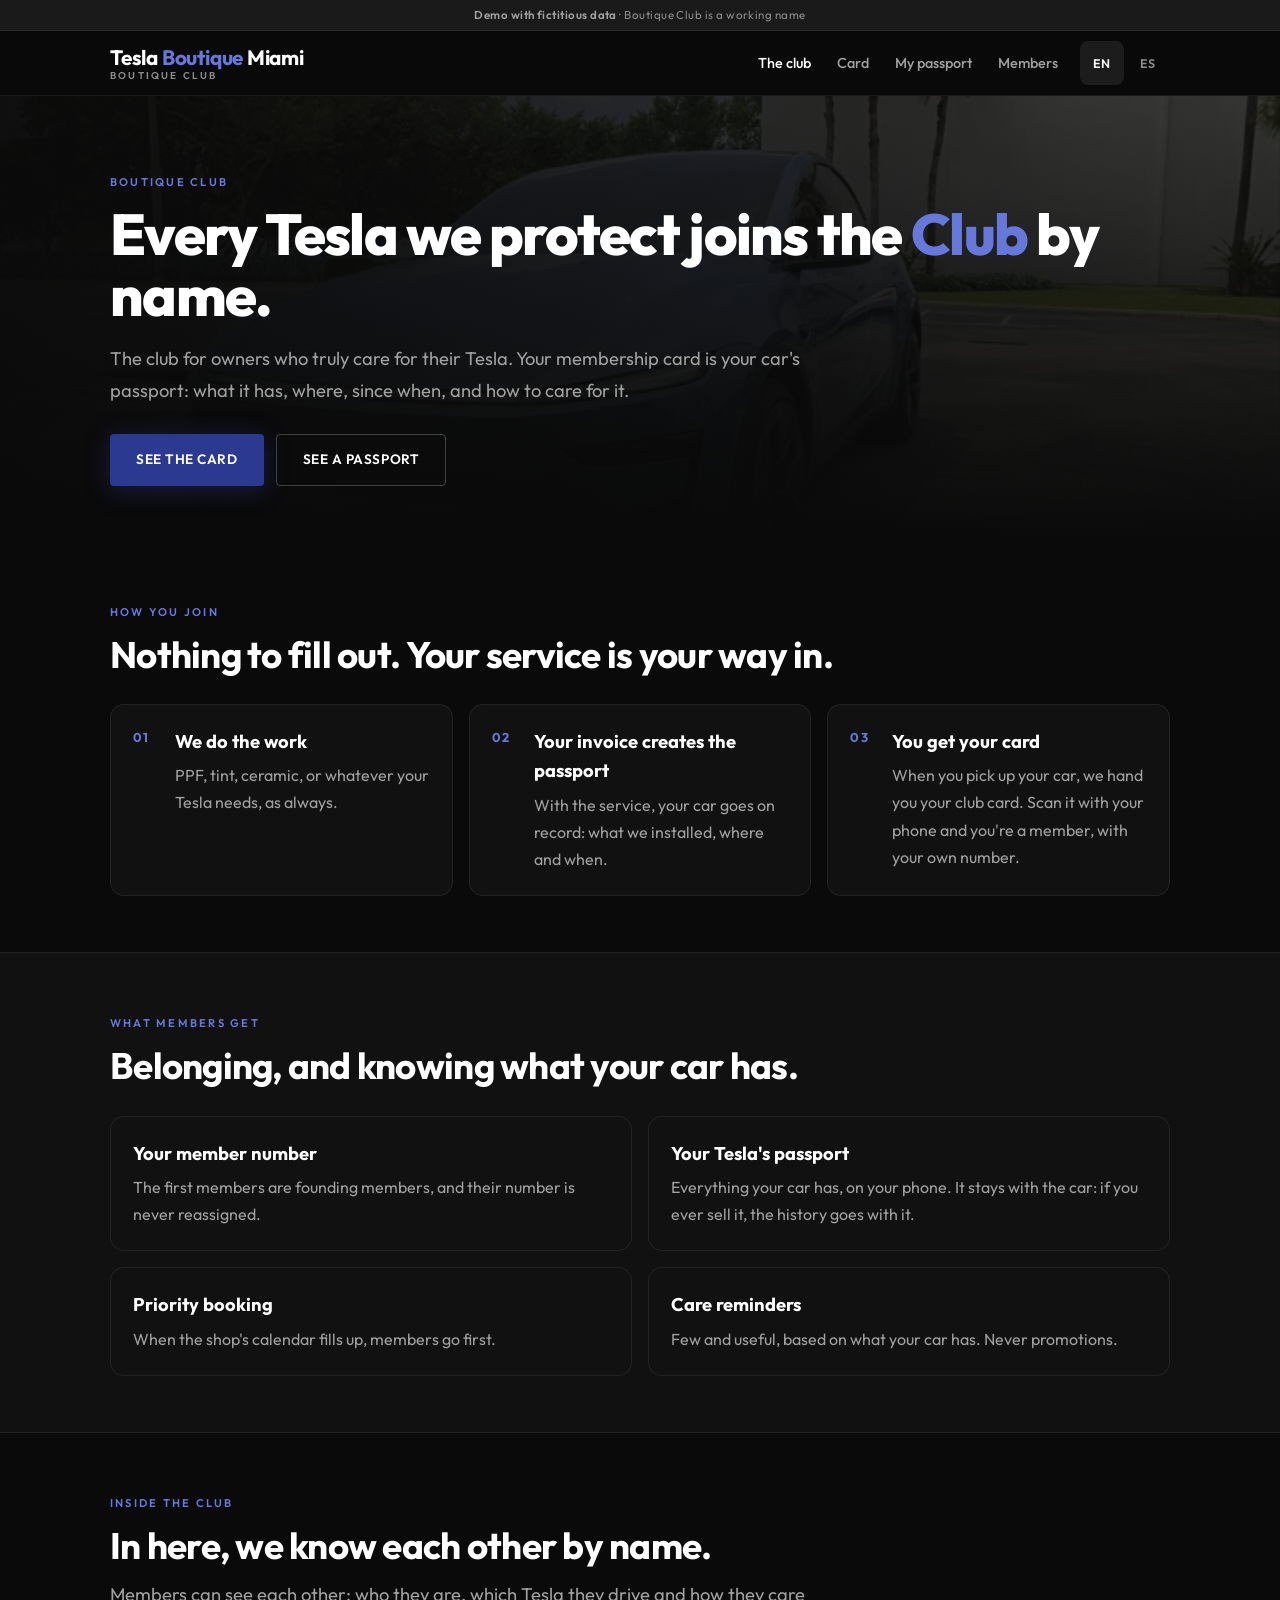
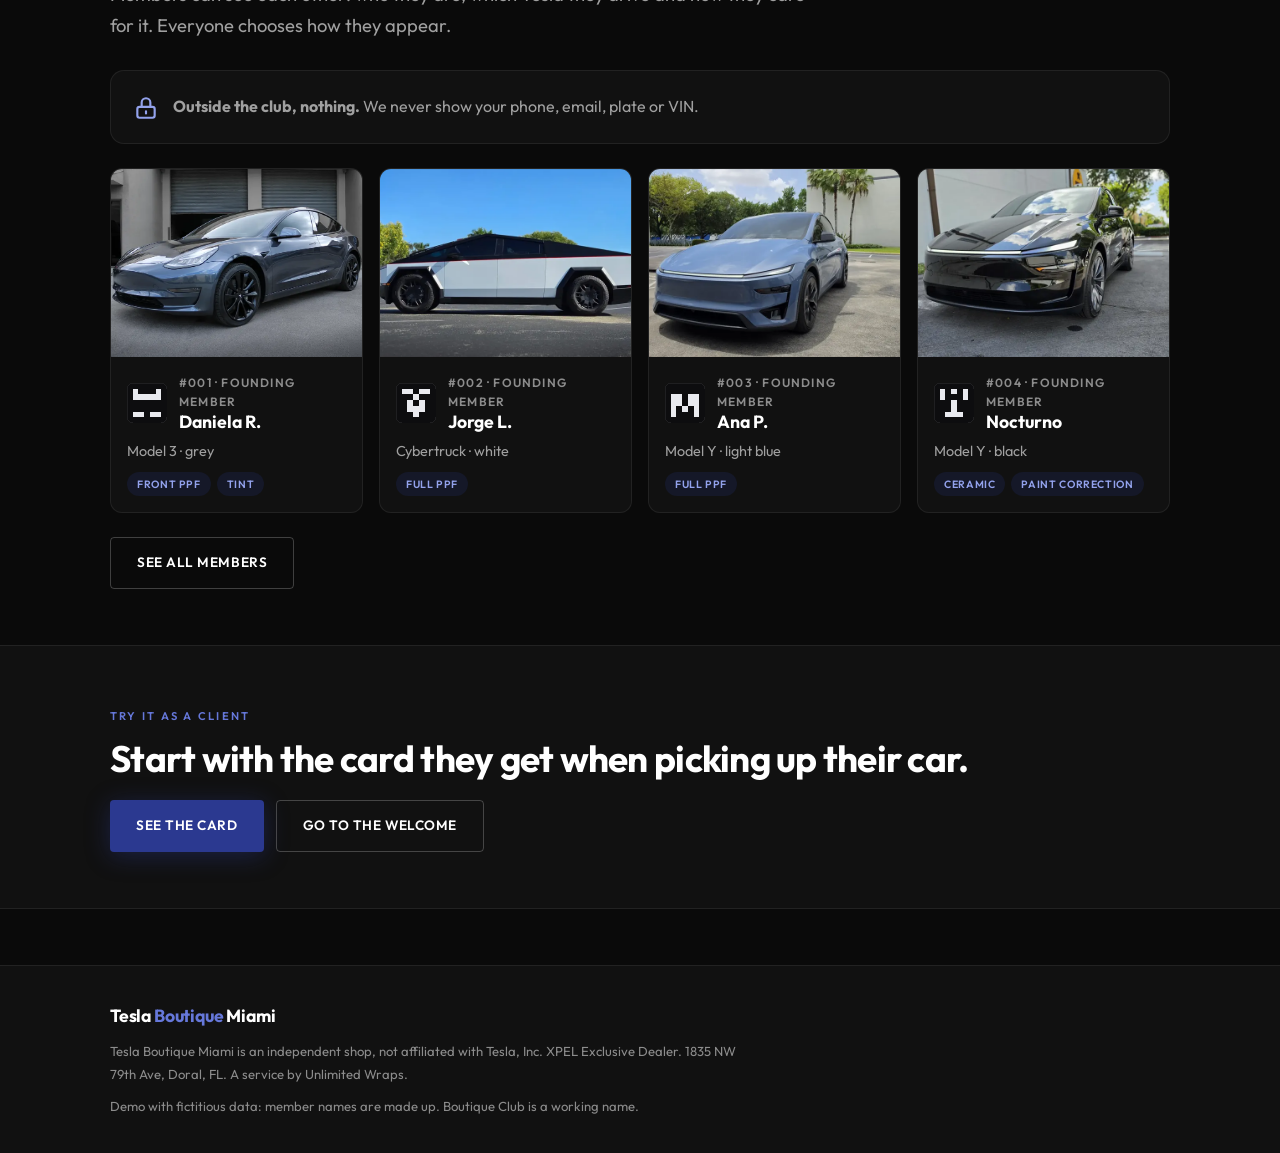
<file: index.html>
<!DOCTYPE html>
<html lang="en">
<head>
<meta charset="UTF-8">
<meta name="viewport" content="width=device-width, initial-scale=1.0, viewport-fit=cover">
<meta name="robots" content="noindex, nofollow">
<meta name="theme-color" content="#0a0a0a">
<title>Boutique Club | Tesla Boutique Miami</title>
<meta name="description" content="Demo with fictitious data of the Boutique Club by Tesla Boutique Miami.">
<link rel="icon" type="image/svg+xml" href="favicon.svg">
<link rel="preconnect" href="https://fonts.googleapis.com">
<link rel="preconnect" href="https://fonts.gstatic.com" crossorigin>
<link rel="stylesheet" href="https://fonts.googleapis.com/css2?family=Outfit:wght@400;500;600;700;800&display=swap">
<link rel="stylesheet" href="assets/css/club.css">
</head>
<body data-raiz="">
<div class="demo-bar"><strong data-i18n="demo.aviso">Demo with fictitious data</strong> · <span data-i18n="demo.nombre">Boutique Club is a working name</span></div>

<header class="cab"><div class="container cab-inner">
  <a class="logo" href="./" aria-label="Boutique Club, home" data-i18n-attr="aria-label:a11y.inicio"><span class="logo-main"><span class="logo-tesla">Tesla</span> <span class="logo-boutique">Boutique</span> <span class="logo-miami">Miami</span></span><span class="logo-sub">Boutique Club</span></a>
  <div class="cab-der">
    <nav class="nav" aria-label="Main" data-i18n-attr="aria-label:a11y.principal"><a href="./" aria-current="page" data-i18n="nav.club">The club</a><a href="card/" data-i18n="nav.card">Card</a><a href="passport/" data-i18n="nav.passport">My passport</a><a href="members/" data-i18n="nav.members">Members</a></nav>
    <div class="idioma" role="group" aria-label="Language" data-i18n-attr="aria-label:a11y.idioma"><button type="button" data-lang="en" aria-pressed="true">EN</button><button type="button" data-lang="es" aria-pressed="false">ES</button></div>
  </div>
</div></header>

<main>
<div class="container" data-bc="de-vuelta" hidden>
  <div class="panel de-vuelta"><p data-bc="de-vuelta-texto"></p><a href="passport/" data-i18n="home.ir">Go to your passport</a></div>
</div>

<section class="hero">
  <div class="hero-bg" style="background-image:url('assets/img/model-y-lightblue-1-800.webp')"></div>
  <div class="container">
    <span class="tag">Boutique Club</span>
    <h1 class="titulo" data-i18n-html="home.h1">Every Tesla we protect joins the <span class="azul">Club</span> by name.</h1>
    <p class="lead" data-i18n="home.lead">The club for owners who truly care for their Tesla. Your membership card is your car's passport: what it has, where, since when, and how to care for it.</p>
    <div class="botones">
      <a class="btn btn-primary" href="card/" data-i18n="home.verTarjeta">See the card</a>
      <a class="btn btn-outline" href="passport/" data-i18n="home.verPasaporte">See a passport</a>
    </div>
  </div>
</section>

<section class="seccion"><div class="container">
  <div class="cabeza">
    <span class="tag" data-i18n="home.comoTag">How you join</span>
    <h2 class="titulo-2" data-i18n="home.comoH2">Nothing to fill out. Your service is your way in.</h2>
  </div>
  <div class="pasos">
    <div class="panel paso"><h3 class="titulo-3" data-i18n="home.p1t">We do the work</h3><p class="texto" data-i18n="home.p1">PPF, tint, ceramic, or whatever your Tesla needs, as always.</p></div>
    <div class="panel paso"><h3 class="titulo-3" data-i18n="home.p2t">Your invoice creates the passport</h3><p class="texto" data-i18n="home.p2">With the service, your car goes on record: what we installed, where and when.</p></div>
    <div class="panel paso"><h3 class="titulo-3" data-i18n="home.p3t">You get your card</h3><p class="texto" data-i18n="home.p3">When you pick up your car, we hand you your club card. Scan it with your phone and you're a member, with your own number.</p></div>
  </div>
</div></section>

<section class="seccion seccion-alt"><div class="container">
  <div class="cabeza">
    <span class="tag" data-i18n="home.recTag">What members get</span>
    <h2 class="titulo-2" data-i18n="home.recH2">Belonging, and knowing what your car has.</h2>
  </div>
  <div class="beneficios">
    <div class="panel"><h3 class="titulo-3" data-i18n="home.b1t">Your member number</h3><p class="texto" data-i18n="home.b1">The first members are founding members, and their number is never reassigned.</p></div>
    <div class="panel"><h3 class="titulo-3" data-i18n="home.b2t">Your Tesla's passport</h3><p class="texto" data-i18n="home.b2">Everything your car has, on your phone. It stays with the car: if you ever sell it, the history goes with it.</p></div>
    <div class="panel"><h3 class="titulo-3" data-i18n="home.b3t">Priority booking</h3><p class="texto" data-i18n="home.b3">When the shop's calendar fills up, members go first.</p></div>
    <div class="panel"><h3 class="titulo-3" data-i18n="home.b4t">Care reminders</h3><p class="texto" data-i18n="home.b4">Few and useful, based on what your car has. Never promotions.</p></div>
  </div>
</div></section>

<section class="seccion"><div class="container">
  <div class="cabeza">
    <span class="tag" data-i18n="home.dentroTag">Inside the club</span>
    <h2 class="titulo-2" data-i18n="home.dentroH2">In here, we know each other by name.</h2>
    <p class="lead" data-i18n="home.dentroLead">Members can see each other: who they are, which Tesla they drive and how they care for it. Everyone chooses how they appear.</p>
  </div>
  <div class="panel privacidad" style="margin-bottom:24px">
    <svg fill="none" stroke="currentColor" viewBox="0 0 24 24" aria-hidden="true"><path stroke-linecap="round" stroke-linejoin="round" stroke-width="2" d="M12 15v2m-6 4h12a2 2 0 002-2v-6a2 2 0 00-2-2H6a2 2 0 00-2 2v6a2 2 0 002 2zm10-10V7a4 4 0 00-8 0v4h8z"/></svg>
    <p class="texto" data-i18n-html="home.fuera"><strong>Outside the club, nothing.</strong> We never show your phone, email, plate or VIN.</p>
  </div>
  <div class="muro" data-bc="muro" data-limite="4"></div>
  <div class="botones" style="margin-top:24px"><a class="btn btn-outline" href="members/" data-i18n="home.verMiembros">See all members</a></div>
</div></section>

<section class="seccion seccion-alt"><div class="container">
  <span class="tag" data-i18n="home.vivelo">Try it as a client</span>
  <h2 class="titulo-2" data-i18n="home.viveloH2">Start with the card they get when picking up their car.</h2>
  <div class="botones" style="margin-top:20px">
    <a class="btn btn-primary" href="card/" data-i18n="home.verTarjeta">See the card</a>
    <a class="btn btn-outline" href="welcome/" data-i18n="home.irBienvenida">Go to the welcome</a>
  </div>
</div></section>
</main>

<footer class="pie"><div class="container">
  <div class="logo-main"><span class="logo-tesla">Tesla</span> <span class="logo-boutique">Boutique</span> <span class="logo-miami">Miami</span></div>
  <p data-i18n="pie.legal">Tesla Boutique Miami is an independent shop, not affiliated with Tesla, Inc. XPEL Exclusive Dealer. 1835 NW 79th Ave, Doral, FL. A service by Unlimited Wraps.</p>
  <p data-i18n="pie.demo">Demo with fictitious data: member names are made up. Boutique Club is a working name.</p>
</div></footer>

<nav class="tabbar" aria-label="Sections" data-i18n-attr="aria-label:a11y.secciones">
  <a href="./" aria-current="page"><svg fill="none" stroke="currentColor" stroke-width="1.8" viewBox="0 0 24 24" aria-hidden="true"><path stroke-linejoin="round" d="M12 3l2.6 5.3 5.9.9-4.3 4.1 1 5.8L12 16.4l-5.2 2.7 1-5.8-4.3-4.1 5.9-.9L12 3z"/></svg><span data-i18n="tab.club">Club</span></a>
  <a href="card/"><svg fill="none" stroke="currentColor" stroke-width="1.8" viewBox="0 0 24 24" aria-hidden="true"><rect x="3" y="6" width="18" height="12" rx="2"/><path d="M3 10h18"/></svg><span data-i18n="tab.card">Card</span></a>
  <a href="passport/"><svg fill="none" stroke="currentColor" stroke-width="1.8" viewBox="0 0 24 24" aria-hidden="true"><path stroke-linecap="round" stroke-linejoin="round" d="M9 12l2 2 4-4m5.6-4A12 12 0 0112 2.9 12 12 0 013.4 6 12 12 0 003 9c0 5.6 3.8 10.3 9 11.6 5.2-1.3 9-6 9-11.6 0-1-.1-2-.4-3z"/></svg><span data-i18n="tab.passport">Passport</span></a>
  <a href="members/"><svg fill="none" stroke="currentColor" stroke-width="1.8" viewBox="0 0 24 24" aria-hidden="true"><path stroke-linecap="round" stroke-linejoin="round" d="M17 20h5v-2a3 3 0 00-5.4-1.9M17 20H7m10 0v-2c0-.7-.1-1.3-.4-1.9M7 20H2v-2a3 3 0 015.4-1.9M7 20v-2c0-.7.1-1.3.4-1.9m0 0a5 5 0 019.2 0M15 7a3 3 0 11-6 0 3 3 0 016 0z"/></svg><span data-i18n="tab.members">Members</span></a>
</nav>

<script src="assets/js/datos.js"></script>
<script src="assets/js/i18n.js"></script>
<script src="assets/js/emblema.js"></script>
<script src="assets/js/club.js"></script>
</body>
</html>
</file>
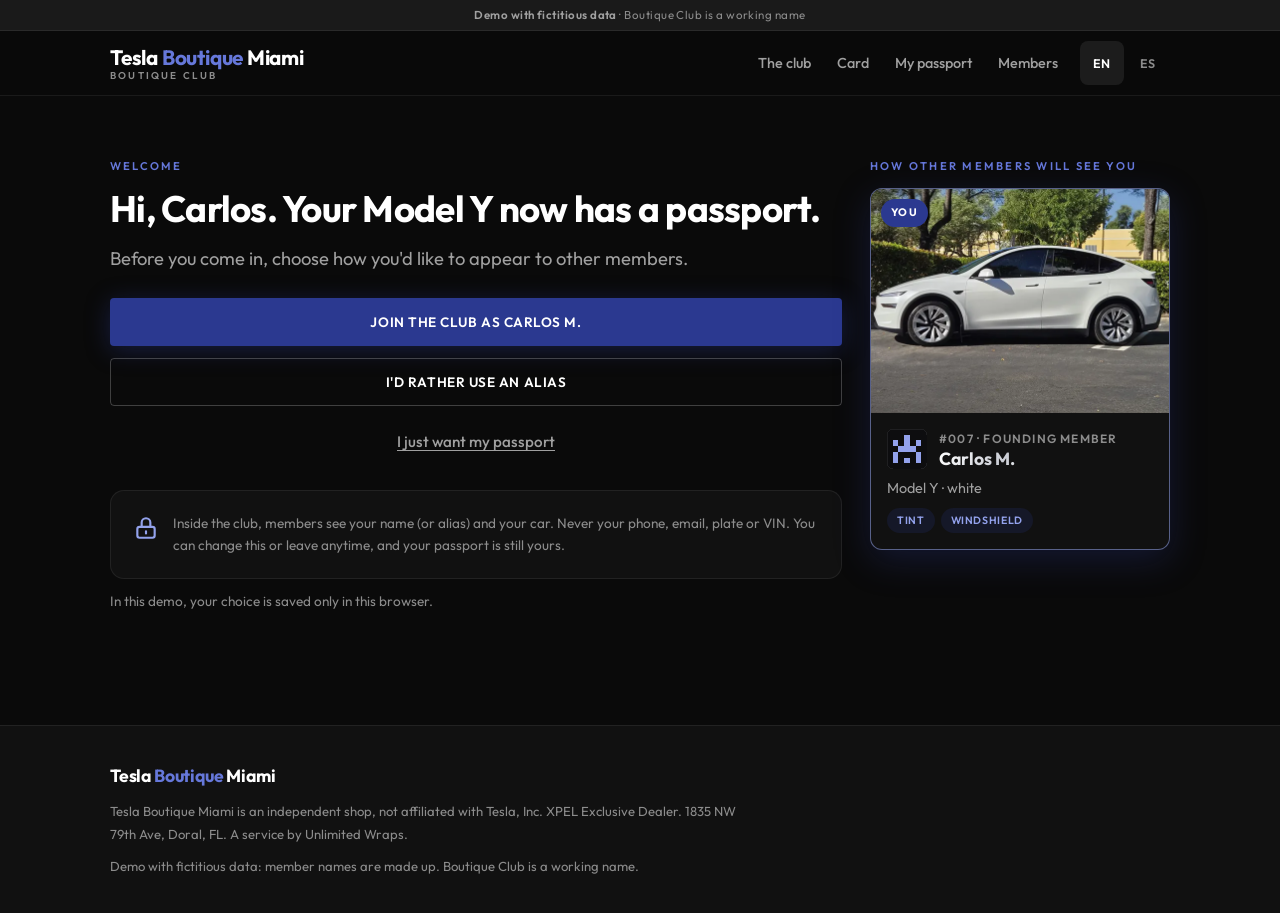
<file: bienvenida/index.html>
<!DOCTYPE html>
<html lang="en">
<head>
<meta charset="UTF-8">
<meta name="robots" content="noindex, nofollow">
<meta http-equiv="refresh" content="0; url=../welcome/">
<title>Boutique Club</title>
<script>location.replace('../welcome/' + location.hash);</script>
</head>
<body><p><a href="../welcome/">Boutique Club: continue</a></p></body>
</html>
</file>
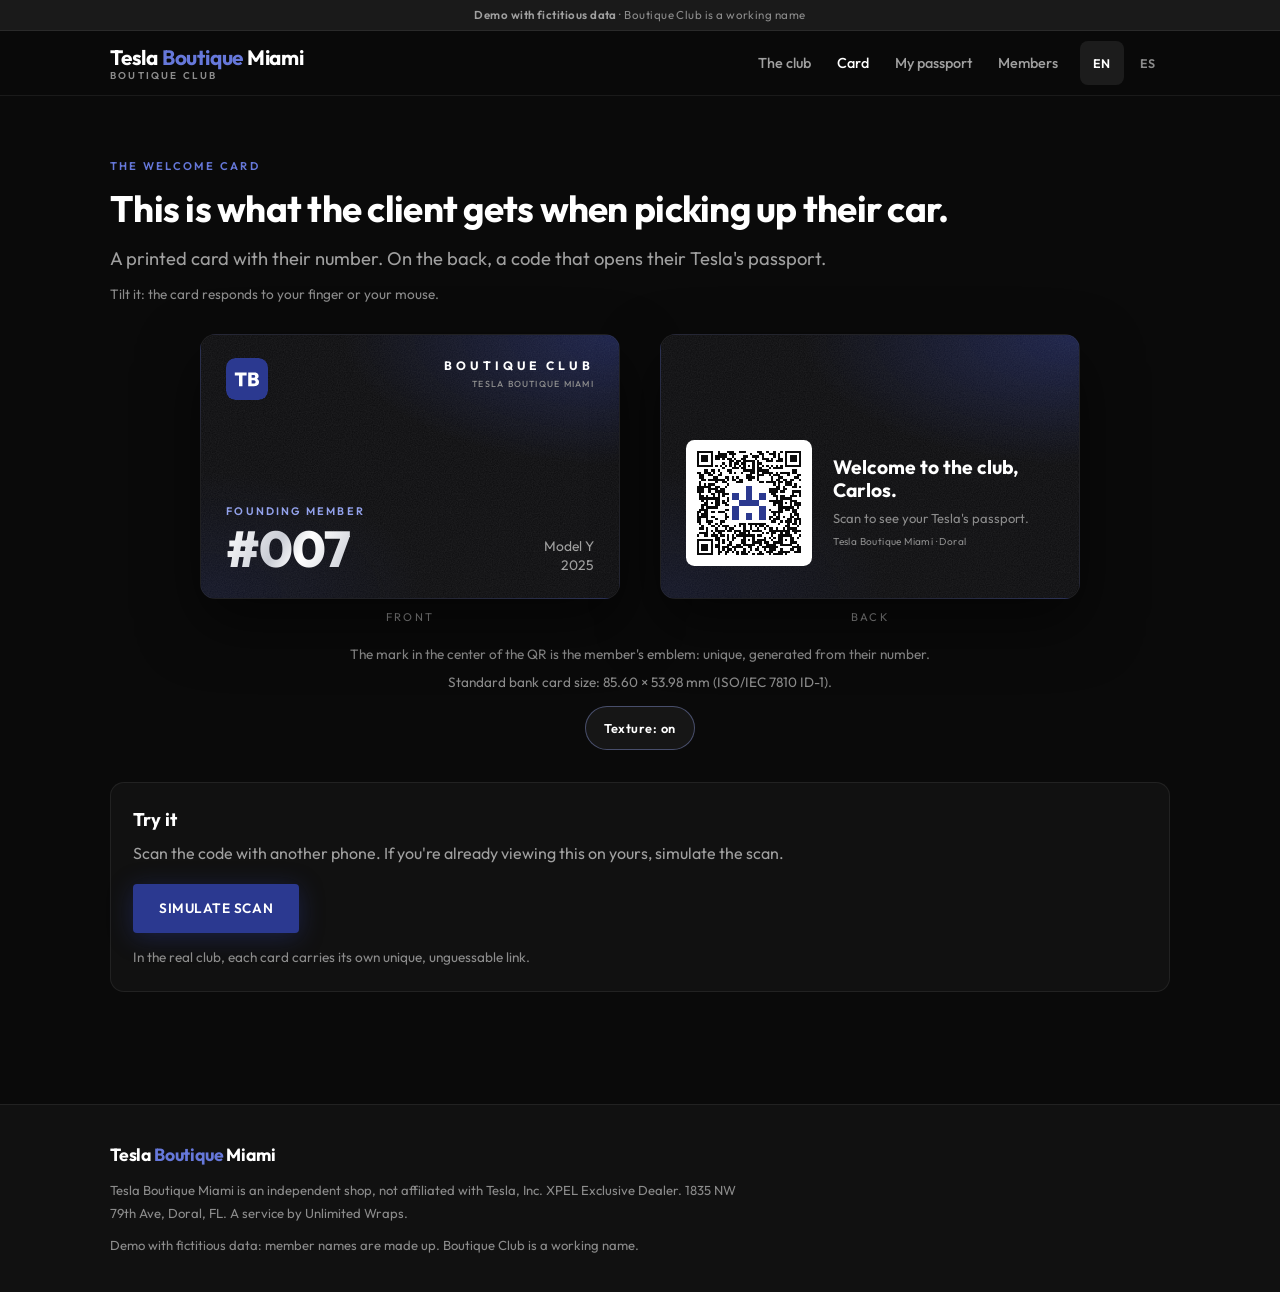
<file: card/index.html>
<!DOCTYPE html>
<html lang="en">
<head>
<meta charset="UTF-8">
<meta name="viewport" content="width=device-width, initial-scale=1.0, viewport-fit=cover">
<meta name="robots" content="noindex, nofollow">
<meta name="theme-color" content="#0a0a0a">
<title data-i18n="t.card">The card | Boutique Club · Tesla Boutique Miami</title>
<link rel="icon" type="image/svg+xml" href="../favicon.svg">
<link rel="preconnect" href="https://fonts.googleapis.com">
<link rel="preconnect" href="https://fonts.gstatic.com" crossorigin>
<link rel="stylesheet" href="https://fonts.googleapis.com/css2?family=Outfit:wght@400;500;600;700;800&display=swap">
<link rel="stylesheet" href="../assets/css/club.css">
</head>
<body data-raiz="../">
<div class="demo-bar"><strong data-i18n="demo.aviso">Demo with fictitious data</strong> · <span data-i18n="demo.nombre">Boutique Club is a working name</span></div>

<header class="cab"><div class="container cab-inner">
  <a class="logo" href="../" aria-label="Boutique Club, home" data-i18n-attr="aria-label:a11y.inicio"><span class="logo-main"><span class="logo-tesla">Tesla</span> <span class="logo-boutique">Boutique</span> <span class="logo-miami">Miami</span></span><span class="logo-sub">Boutique Club</span></a>
  <div class="cab-der">
    <nav class="nav" aria-label="Main" data-i18n-attr="aria-label:a11y.principal"><a href="../" data-i18n="nav.club">The club</a><a href="./" aria-current="page" data-i18n="nav.card">Card</a><a href="../passport/" data-i18n="nav.passport">My passport</a><a href="../members/" data-i18n="nav.members">Members</a></nav>
    <div class="idioma" role="group" aria-label="Language" data-i18n-attr="aria-label:a11y.idioma"><button type="button" data-lang="en" aria-pressed="true">EN</button><button type="button" data-lang="es" aria-pressed="false">ES</button></div>
  </div>
</div></header>

<main class="seccion"><div class="container">
  <div class="cabeza">
    <span class="tag" data-i18n="card.tag">The welcome card</span>
    <h1 class="titulo-2" data-i18n="card.h1">This is what the client gets when picking up their car.</h1>
    <p class="lead" data-i18n="card.lead">A printed card with their number. On the back, a code that opens their Tesla's passport.</p>
    <p class="nota" style="margin-top:10px" data-i18n="card.mueve">Tilt it: the card responds to your finger or your mouse.</p>
  </div>

  <div class="carnets">
    <div class="cara" data-bc="inclinable">
      <div class="carnet">
        <div class="carnet-arriba">
          <img class="carnet-mono" src="../favicon.svg" alt="TB monogram of Tesla Boutique Miami" data-i18n-attr="alt:card.altMono">
          <div class="carnet-club">BOUTIQUE CLUB<small>TESLA BOUTIQUE MIAMI</small></div>
        </div>
        <div class="carnet-abajo">
          <div><div class="carnet-rol" data-i18n="card.fundador">Founding member</div><div class="carnet-num plata">#007</div></div>
          <div class="carnet-carro">Model Y<br>2025</div>
        </div>
        <span class="carnet-luz" aria-hidden="true"></span>
      </div>
      <p class="etiqueta-cara" data-i18n="card.anverso">Front</p>
    </div>
    <div class="cara" data-bc="inclinable">
      <div class="carnet carnet-reverso">
        <div class="carnet-qr"><img src="../assets/img/qr-welcome.svg" alt="QR code that opens the club welcome" data-i18n-attr="alt:card.altQr"></div>
        <div class="carnet-texto">
          <div class="carnet-hola" data-i18n="card.hola">Welcome to the club, Carlos.</div>
          <div class="nota" data-i18n="card.escanea">Scan to see your Tesla's passport.</div>
          <div class="carnet-pie">Tesla Boutique Miami · Doral</div>
        </div>
        <span class="carnet-luz" aria-hidden="true"></span>
      </div>
      <p class="etiqueta-cara" data-i18n="card.reverso">Back</p>
    </div>
  </div>
  <p class="nota" style="text-align:center;margin-top:18px" data-i18n="card.emblemaNota">The mark in the center of the QR is the member's emblem: unique, generated from their number.</p>
  <p class="nota" style="text-align:center;margin-top:6px" data-i18n="card.medida">Standard bank card size: 85.60 × 53.98 mm (ISO/IEC 7810 ID-1).</p>
  <div class="trama-toggle"><button type="button" data-bc="trama" aria-pressed="true">Texture: on</button></div>

  <div class="panel" style="margin-top:32px">
    <h2 class="titulo-3" data-i18n="card.prueba">Try it</h2>
    <p class="texto" data-i18n="card.pruebaTxt">Scan the code with another phone. If you're already viewing this on yours, simulate the scan.</p>
    <div class="botones" style="margin-top:16px"><a class="btn btn-primary" href="../welcome/" data-i18n="card.simular">Simulate scan</a></div>
    <p class="nota" style="margin-top:14px" data-i18n="card.nota">In the real club, each card carries its own unique, unguessable link.</p>
  </div>
</div></main>

<footer class="pie"><div class="container">
  <div class="logo-main"><span class="logo-tesla">Tesla</span> <span class="logo-boutique">Boutique</span> <span class="logo-miami">Miami</span></div>
  <p data-i18n="pie.legal">Tesla Boutique Miami is an independent shop, not affiliated with Tesla, Inc. XPEL Exclusive Dealer. 1835 NW 79th Ave, Doral, FL. A service by Unlimited Wraps.</p>
  <p data-i18n="pie.demo">Demo with fictitious data: member names are made up. Boutique Club is a working name.</p>
</div></footer>

<nav class="tabbar" aria-label="Sections" data-i18n-attr="aria-label:a11y.secciones">
  <a href="../"><svg fill="none" stroke="currentColor" stroke-width="1.8" viewBox="0 0 24 24" aria-hidden="true"><path stroke-linejoin="round" d="M12 3l2.6 5.3 5.9.9-4.3 4.1 1 5.8L12 16.4l-5.2 2.7 1-5.8-4.3-4.1 5.9-.9L12 3z"/></svg><span data-i18n="tab.club">Club</span></a>
  <a href="./" aria-current="page"><svg fill="none" stroke="currentColor" stroke-width="1.8" viewBox="0 0 24 24" aria-hidden="true"><rect x="3" y="6" width="18" height="12" rx="2"/><path d="M3 10h18"/></svg><span data-i18n="tab.card">Card</span></a>
  <a href="../passport/"><svg fill="none" stroke="currentColor" stroke-width="1.8" viewBox="0 0 24 24" aria-hidden="true"><path stroke-linecap="round" stroke-linejoin="round" d="M9 12l2 2 4-4m5.6-4A12 12 0 0112 2.9 12 12 0 013.4 6 12 12 0 003 9c0 5.6 3.8 10.3 9 11.6 5.2-1.3 9-6 9-11.6 0-1-.1-2-.4-3z"/></svg><span data-i18n="tab.passport">Passport</span></a>
  <a href="../members/"><svg fill="none" stroke="currentColor" stroke-width="1.8" viewBox="0 0 24 24" aria-hidden="true"><path stroke-linecap="round" stroke-linejoin="round" d="M17 20h5v-2a3 3 0 00-5.4-1.9M17 20H7m10 0v-2c0-.7-.1-1.3-.4-1.9M7 20H2v-2a3 3 0 015.4-1.9M7 20v-2c0-.7.1-1.3.4-1.9m0 0a5 5 0 019.2 0M15 7a3 3 0 11-6 0 3 3 0 016 0z"/></svg><span data-i18n="tab.members">Members</span></a>
</nav>

<script src="../assets/js/datos.js"></script>
<script src="../assets/js/i18n.js"></script>
<script src="../assets/js/emblema.js"></script>
<script src="../assets/js/club.js"></script>
</body>
</html>
</file>
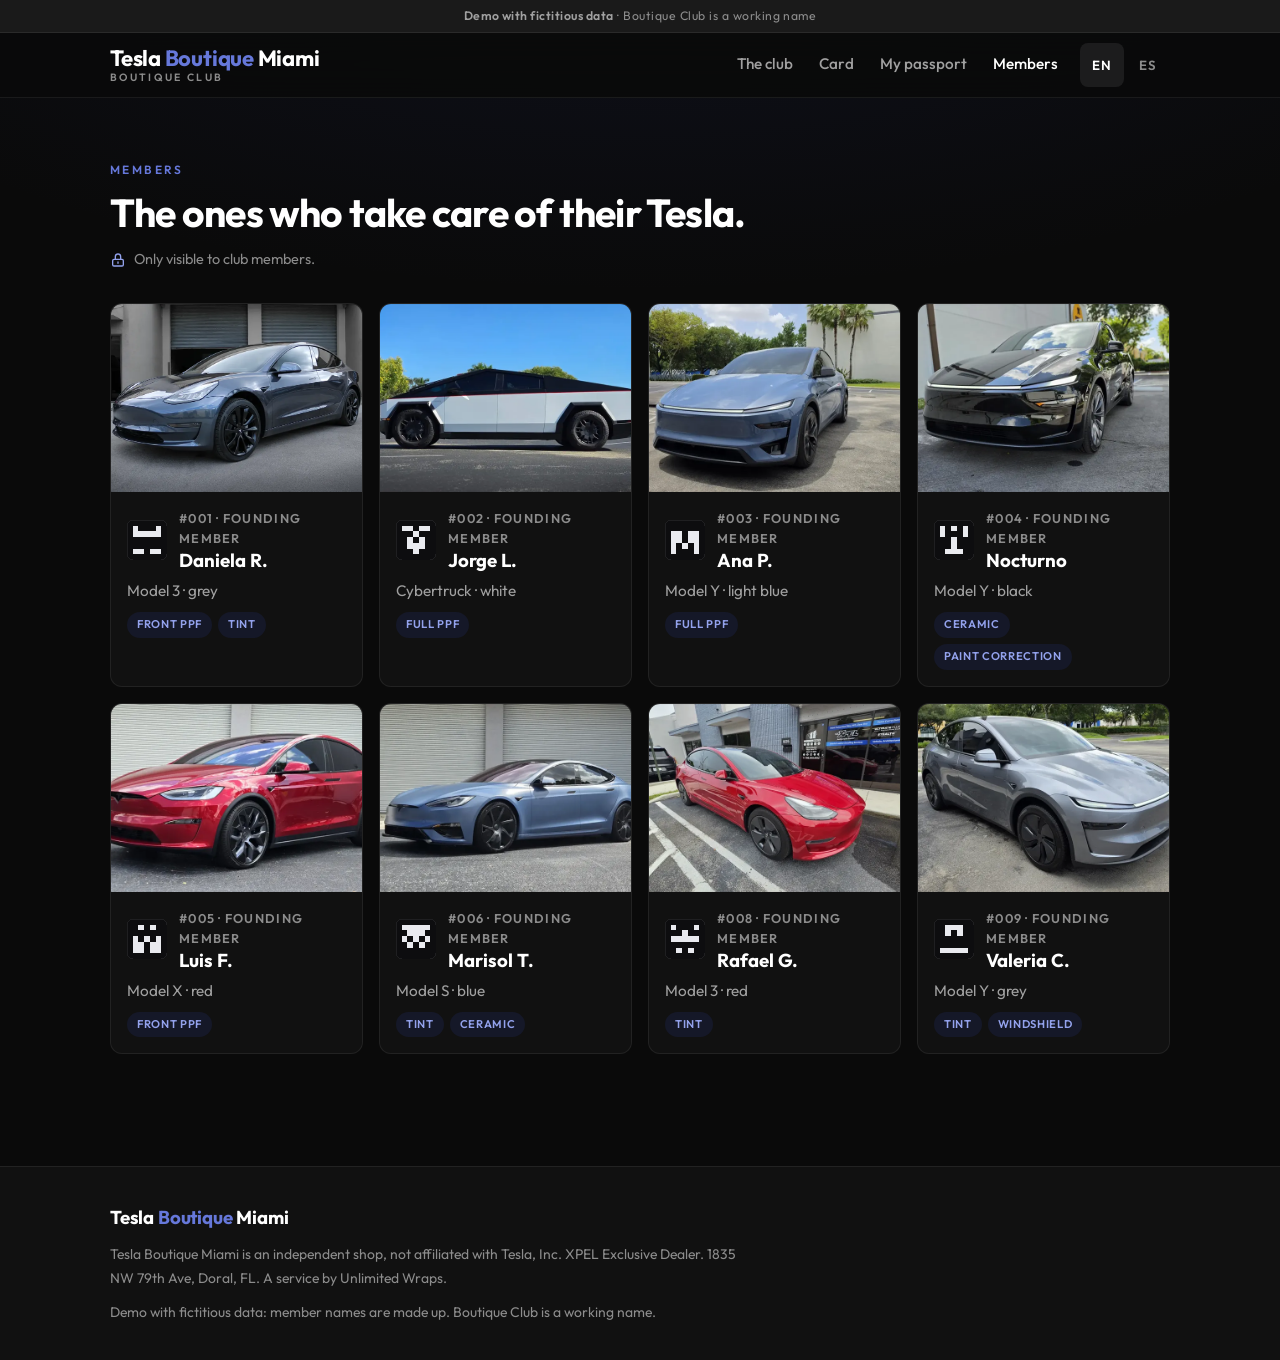
<file: members/index.html>
<!DOCTYPE html>
<html lang="en" class="dentro">
<head>
<meta charset="UTF-8">
<meta name="viewport" content="width=device-width, initial-scale=1.0, viewport-fit=cover">
<meta name="robots" content="noindex, nofollow">
<meta name="theme-color" content="#0a0a0a">
<title data-i18n="t.members">Members | Boutique Club · Tesla Boutique Miami</title>
<link rel="icon" type="image/svg+xml" href="../favicon.svg">
<link rel="preconnect" href="https://fonts.googleapis.com">
<link rel="preconnect" href="https://fonts.gstatic.com" crossorigin>
<link rel="stylesheet" href="https://fonts.googleapis.com/css2?family=Outfit:wght@400;500;600;700;800&display=swap">
<link rel="stylesheet" href="../assets/css/club.css">
</head>
<body data-raiz="../">
<div class="demo-bar"><strong data-i18n="demo.aviso">Demo with fictitious data</strong> · <span data-i18n="demo.nombre">Boutique Club is a working name</span></div>

<header class="cab"><div class="container cab-inner">
  <a class="logo" href="../" aria-label="Boutique Club, home" data-i18n-attr="aria-label:a11y.inicio"><span class="logo-main"><span class="logo-tesla">Tesla</span> <span class="logo-boutique">Boutique</span> <span class="logo-miami">Miami</span></span><span class="logo-sub">Boutique Club</span></a>
  <div class="cab-der">
    <nav class="nav" aria-label="Main" data-i18n-attr="aria-label:a11y.principal"><a href="../" data-i18n="nav.club">The club</a><a href="../card/" data-i18n="nav.card">Card</a><a href="../passport/" data-i18n="nav.passport">My passport</a><a href="./" aria-current="page" data-i18n="nav.members">Members</a></nav>
    <div class="idioma" role="group" aria-label="Language" data-i18n-attr="aria-label:a11y.idioma"><button type="button" data-lang="en" aria-pressed="true">EN</button><button type="button" data-lang="es" aria-pressed="false">ES</button></div>
  </div>
</div></header>

<main class="seccion"><div class="container">
  <div class="cabeza">
    <span class="tag" data-i18n="mem.tag">Members</span>
    <h1 class="titulo-2" data-i18n="mem.h1">The ones who take care of their Tesla.</h1>
    <p class="nota solo-miembros"><svg fill="none" stroke="currentColor" viewBox="0 0 24 24" aria-hidden="true"><path stroke-linecap="round" stroke-linejoin="round" stroke-width="2" d="M12 15v2m-6 4h12a2 2 0 002-2v-6a2 2 0 00-2-2H6a2 2 0 00-2 2v6a2 2 0 002 2zm10-10V7a4 4 0 00-8 0v4h8z"/></svg><span data-i18n="mem.solo">Only visible to club members.</span></p>
  </div>
  <div class="muro" data-bc="muro"></div>
  <noscript><p class="texto">Turn on JavaScript to see the members' wall.</p></noscript>
</div></main>

<footer class="pie"><div class="container">
  <div class="logo-main"><span class="logo-tesla">Tesla</span> <span class="logo-boutique">Boutique</span> <span class="logo-miami">Miami</span></div>
  <p data-i18n="pie.legal">Tesla Boutique Miami is an independent shop, not affiliated with Tesla, Inc. XPEL Exclusive Dealer. 1835 NW 79th Ave, Doral, FL. A service by Unlimited Wraps.</p>
  <p data-i18n="pie.demo">Demo with fictitious data: member names are made up. Boutique Club is a working name.</p>
</div></footer>

<nav class="tabbar" aria-label="Sections" data-i18n-attr="aria-label:a11y.secciones">
  <a href="../"><svg fill="none" stroke="currentColor" stroke-width="1.8" viewBox="0 0 24 24" aria-hidden="true"><path stroke-linejoin="round" d="M12 3l2.6 5.3 5.9.9-4.3 4.1 1 5.8L12 16.4l-5.2 2.7 1-5.8-4.3-4.1 5.9-.9L12 3z"/></svg><span data-i18n="tab.club">Club</span></a>
  <a href="../card/"><svg fill="none" stroke="currentColor" stroke-width="1.8" viewBox="0 0 24 24" aria-hidden="true"><rect x="3" y="6" width="18" height="12" rx="2"/><path d="M3 10h18"/></svg><span data-i18n="tab.card">Card</span></a>
  <a href="../passport/"><svg fill="none" stroke="currentColor" stroke-width="1.8" viewBox="0 0 24 24" aria-hidden="true"><path stroke-linecap="round" stroke-linejoin="round" d="M9 12l2 2 4-4m5.6-4A12 12 0 0112 2.9 12 12 0 013.4 6 12 12 0 003 9c0 5.6 3.8 10.3 9 11.6 5.2-1.3 9-6 9-11.6 0-1-.1-2-.4-3z"/></svg><span data-i18n="tab.passport">Passport</span></a>
  <a href="./" aria-current="page"><svg fill="none" stroke="currentColor" stroke-width="1.8" viewBox="0 0 24 24" aria-hidden="true"><path stroke-linecap="round" stroke-linejoin="round" d="M17 20h5v-2a3 3 0 00-5.4-1.9M17 20H7m10 0v-2c0-.7-.1-1.3-.4-1.9M7 20H2v-2a3 3 0 015.4-1.9M7 20v-2c0-.7.1-1.3.4-1.9m0 0a5 5 0 019.2 0M15 7a3 3 0 11-6 0 3 3 0 016 0z"/></svg><span data-i18n="tab.members">Members</span></a>
</nav>

<script src="../assets/js/datos.js"></script>
<script src="../assets/js/i18n.js"></script>
<script src="../assets/js/emblema.js"></script>
<script src="../assets/js/club.js"></script>
</body>
</html>
</file>
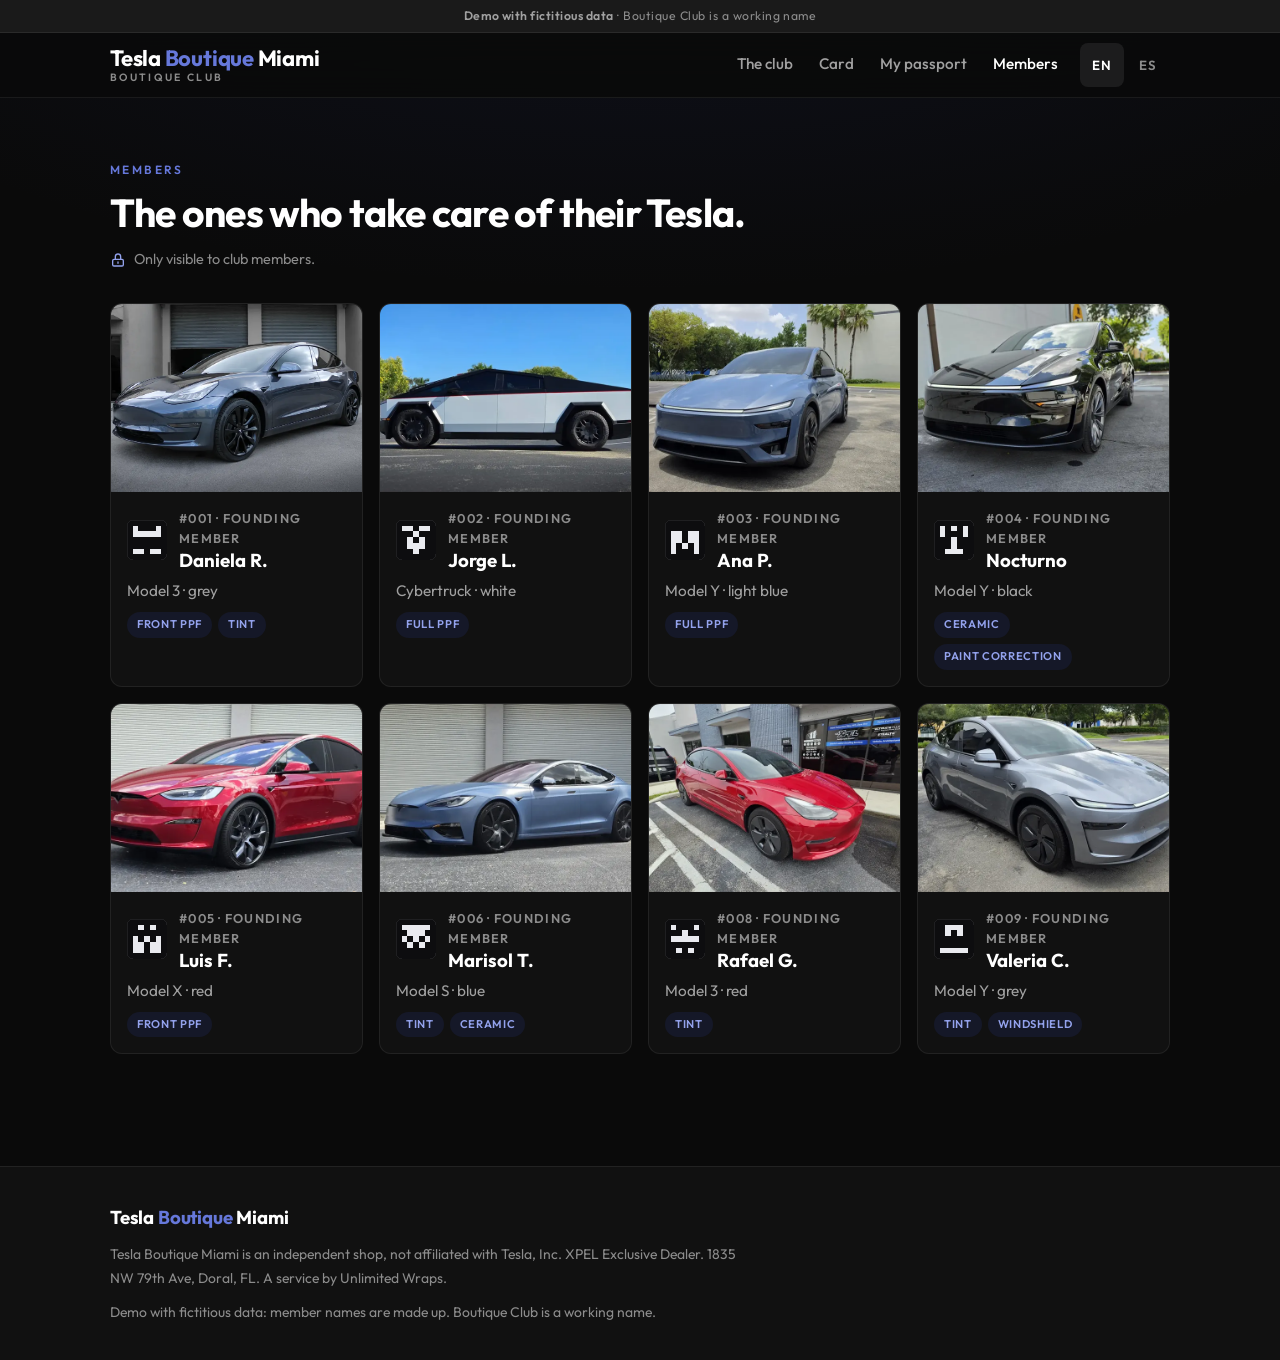
<file: miembros/index.html>
<!DOCTYPE html>
<html lang="en">
<head>
<meta charset="UTF-8">
<meta name="robots" content="noindex, nofollow">
<meta http-equiv="refresh" content="0; url=../members/">
<title>Boutique Club</title>
<script>location.replace('../members/' + location.hash);</script>
</head>
<body><p><a href="../members/">Boutique Club: continue</a></p></body>
</html>
</file>
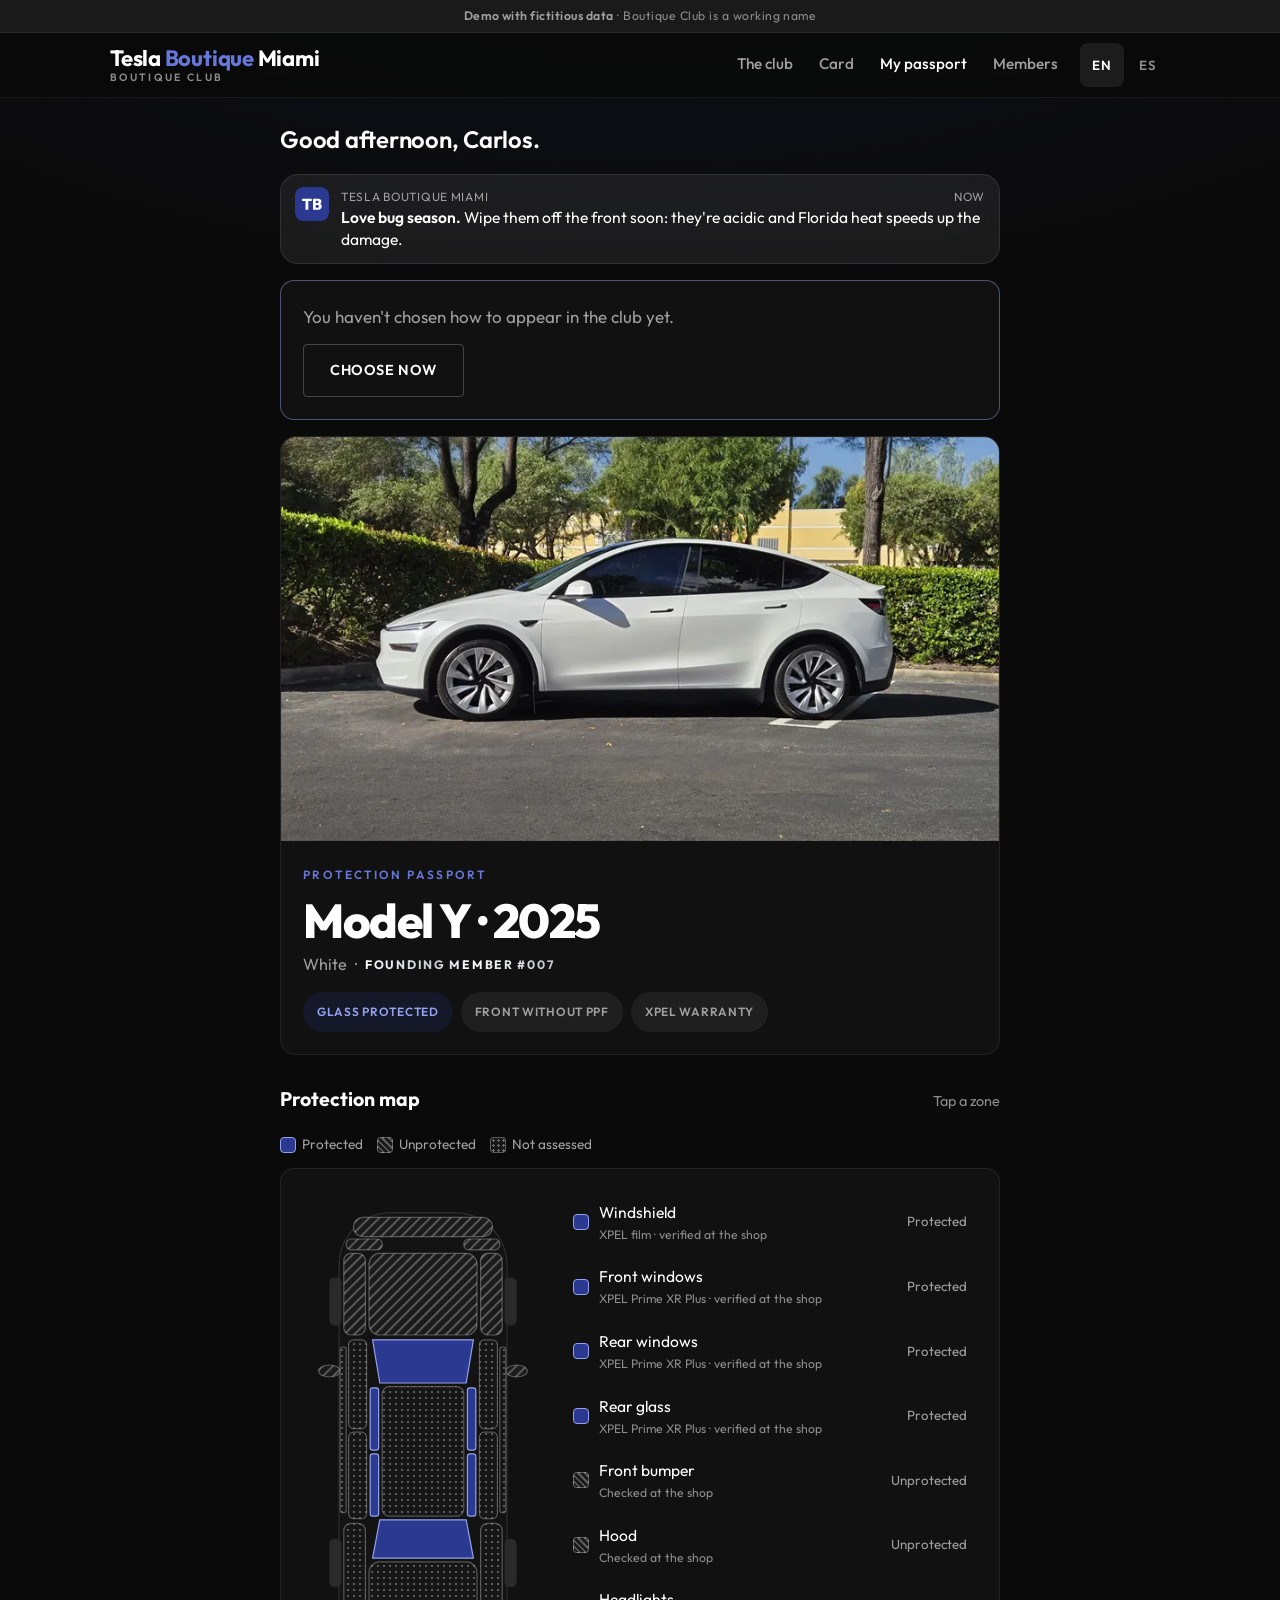
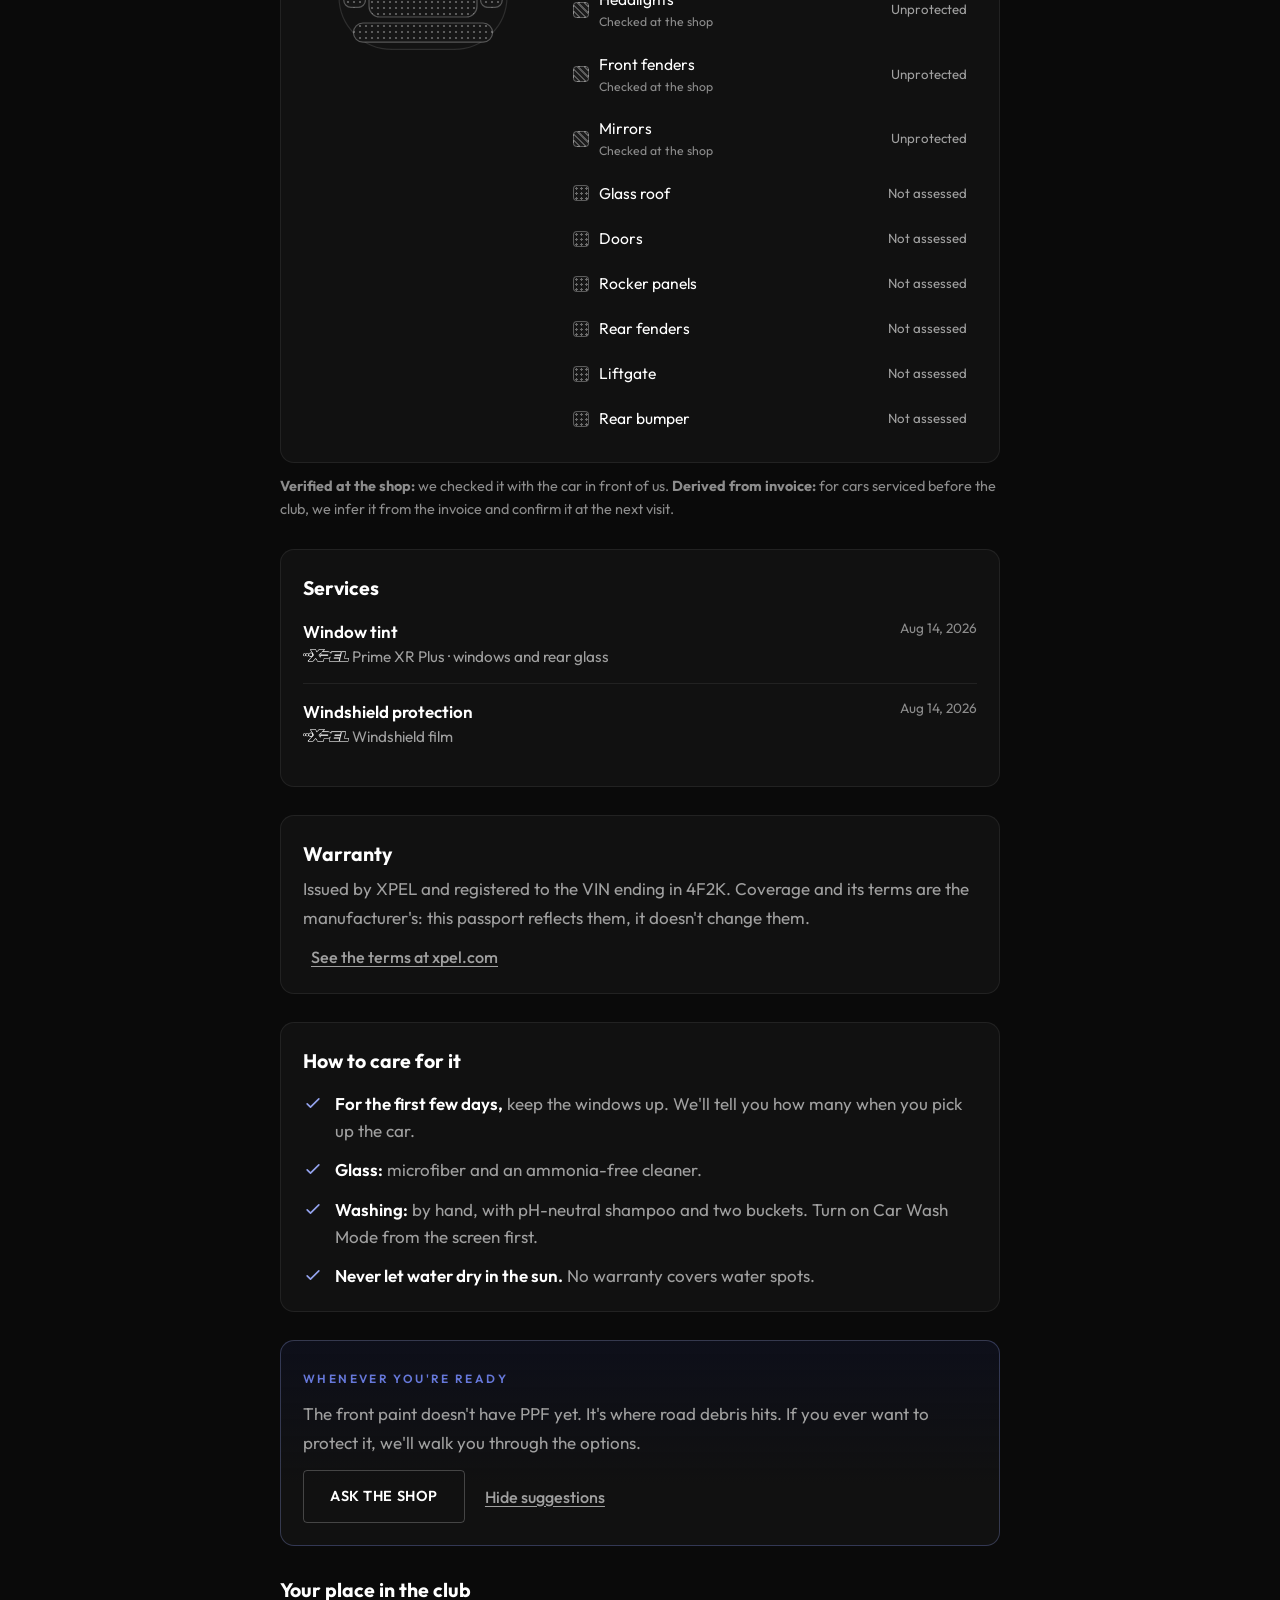
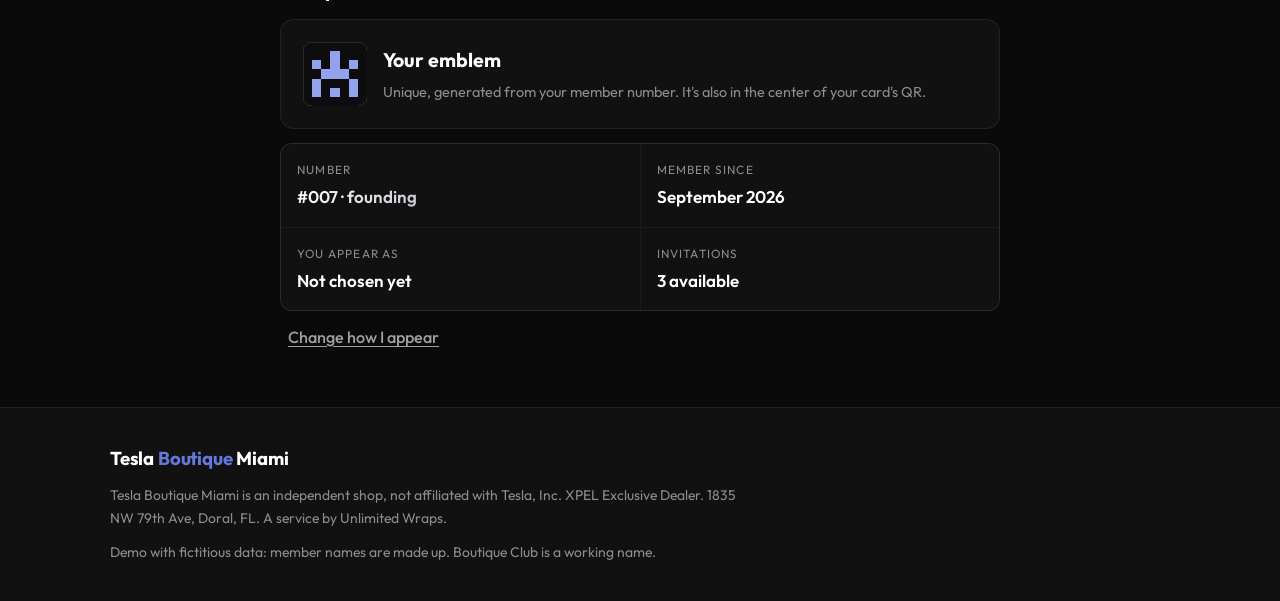
<file: pasaporte/index.html>
<!DOCTYPE html>
<html lang="en">
<head>
<meta charset="UTF-8">
<meta name="robots" content="noindex, nofollow">
<meta http-equiv="refresh" content="0; url=../passport/">
<title>Boutique Club</title>
<script>location.replace('../passport/' + location.hash);</script>
</head>
<body><p><a href="../passport/">Boutique Club: continue</a></p></body>
</html>
</file>
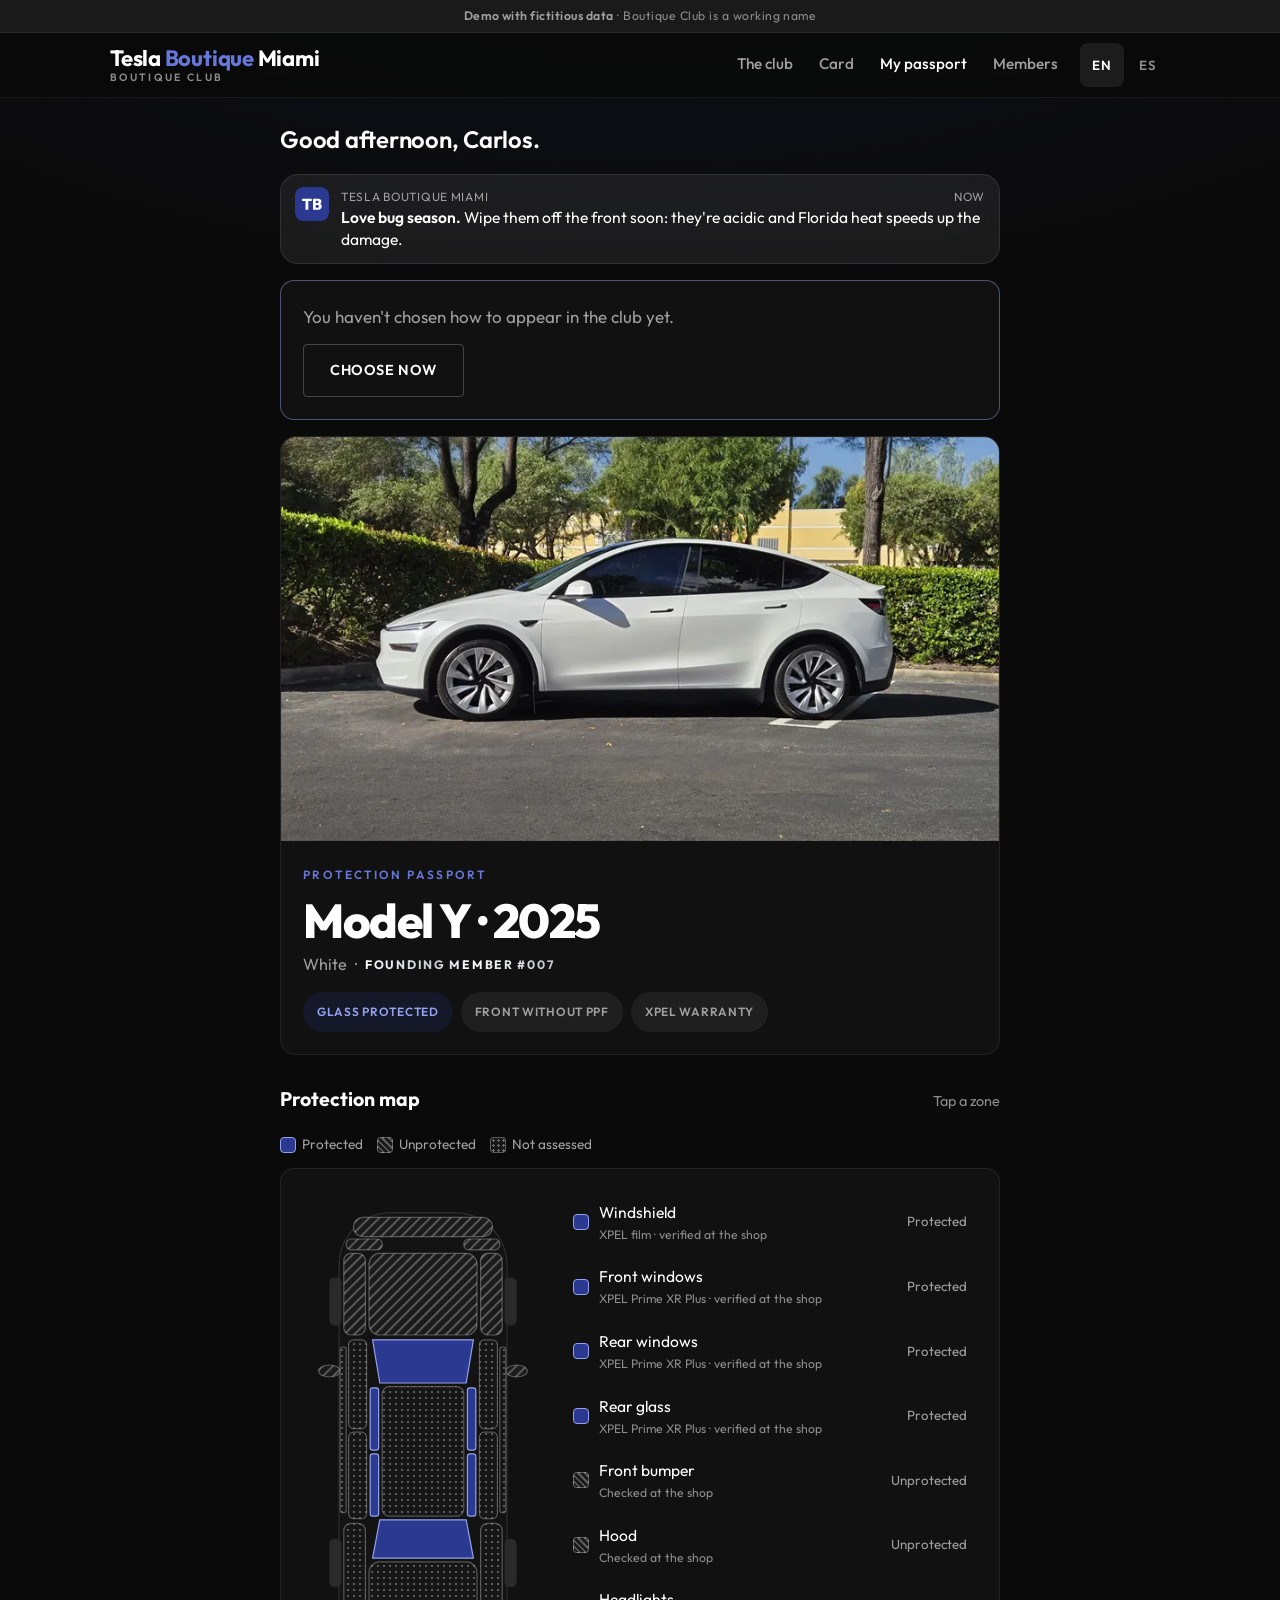
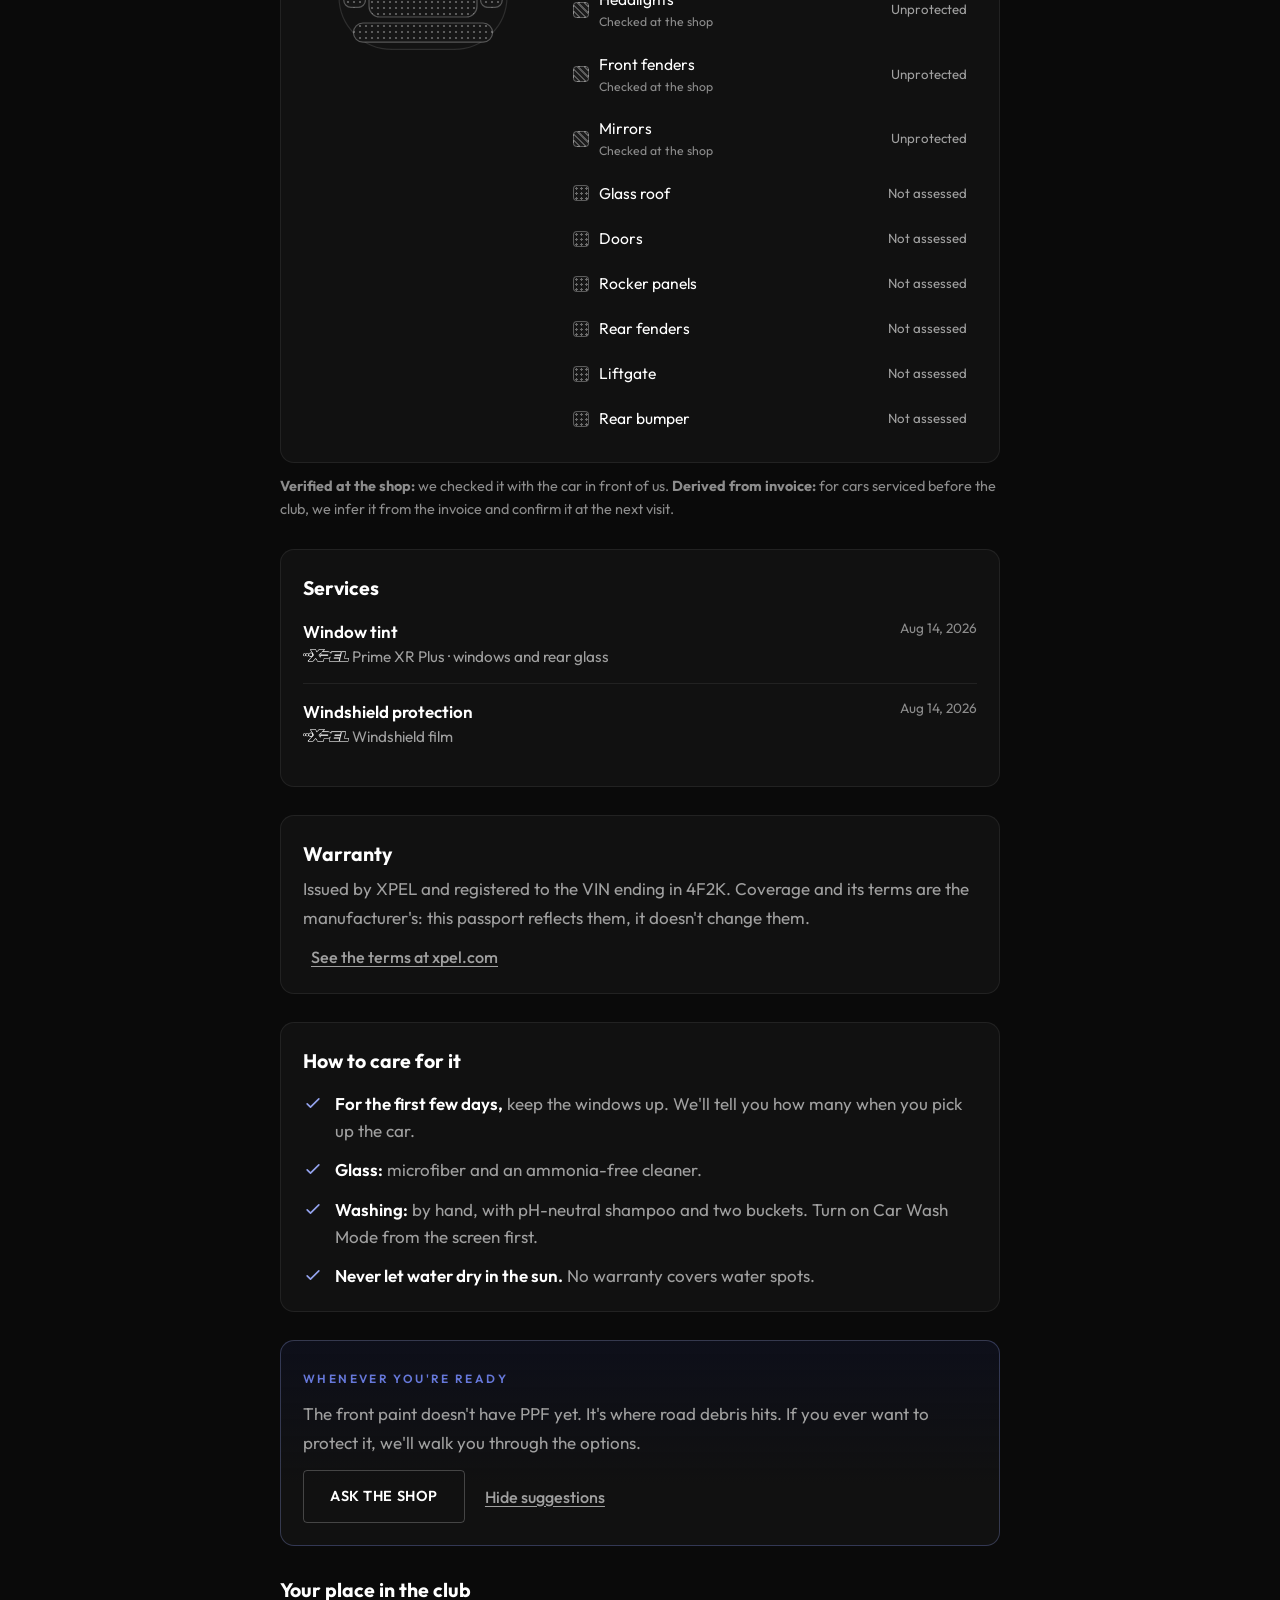
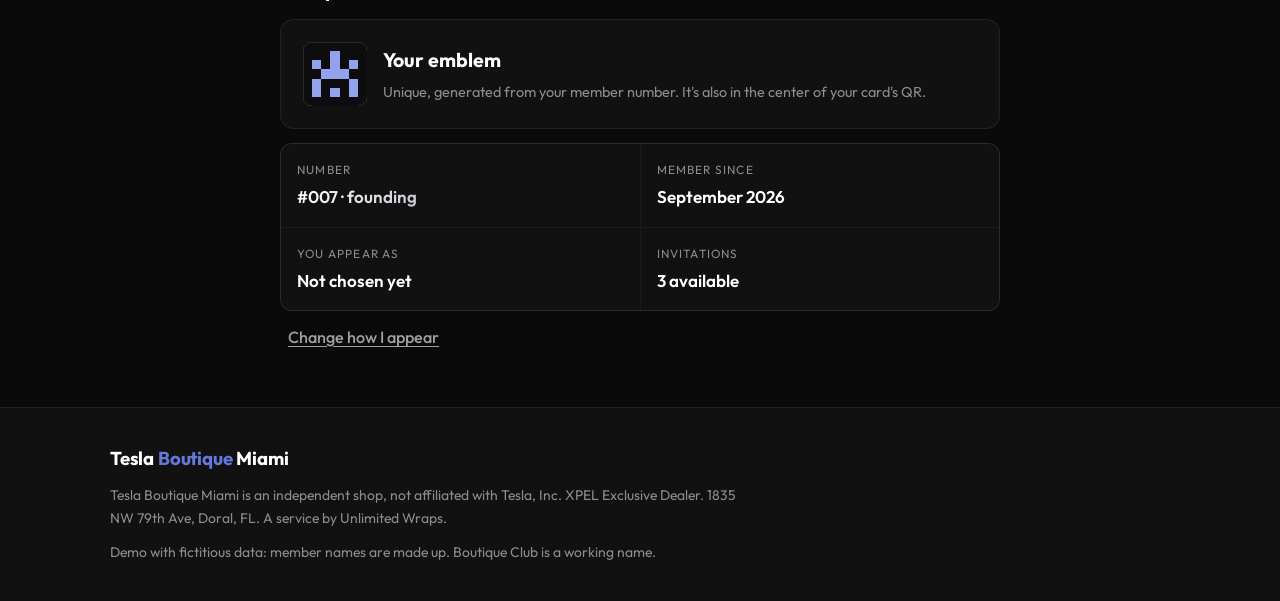
<file: passport/index.html>
<!DOCTYPE html>
<html lang="en" class="dentro">
<head>
<meta charset="UTF-8">
<meta name="viewport" content="width=device-width, initial-scale=1.0, viewport-fit=cover">
<meta name="robots" content="noindex, nofollow">
<meta name="theme-color" content="#0a0a0a">
<title data-i18n="t.passport">My passport | Boutique Club · Tesla Boutique Miami</title>
<link rel="icon" type="image/svg+xml" href="../favicon.svg">
<link rel="preconnect" href="https://fonts.googleapis.com">
<link rel="preconnect" href="https://fonts.gstatic.com" crossorigin>
<link rel="stylesheet" href="https://fonts.googleapis.com/css2?family=Outfit:wght@400;500;600;700;800&display=swap">
<link rel="stylesheet" href="../assets/css/club.css">
</head>
<body data-raiz="../">
<div class="demo-bar"><strong data-i18n="demo.aviso">Demo with fictitious data</strong> · <span data-i18n="demo.nombre">Boutique Club is a working name</span></div>

<header class="cab"><div class="container cab-inner">
  <a class="logo" href="../" aria-label="Boutique Club, home" data-i18n-attr="aria-label:a11y.inicio"><span class="logo-main"><span class="logo-tesla">Tesla</span> <span class="logo-boutique">Boutique</span> <span class="logo-miami">Miami</span></span><span class="logo-sub">Boutique Club</span></a>
  <div class="cab-der">
    <nav class="nav" aria-label="Main" data-i18n-attr="aria-label:a11y.principal"><a href="../" data-i18n="nav.club">The club</a><a href="../card/" data-i18n="nav.card">Card</a><a href="./" aria-current="page" data-i18n="nav.passport">My passport</a><a href="../members/" data-i18n="nav.members">Members</a></nav>
    <div class="idioma" role="group" aria-label="Language" data-i18n-attr="aria-label:a11y.idioma"><button type="button" data-lang="en" aria-pressed="true">EN</button><button type="button" data-lang="es" aria-pressed="false">ES</button></div>
  </div>
</div></header>

<main class="container estrecho" style="max-width:760px">

  <p class="saludo" data-bc="saludo" aria-live="polite"></p>

  <div class="notif" role="status">
    <img src="../favicon.svg" alt="">
    <div>
      <div class="notif-app"><span>Tesla Boutique Miami</span><span data-i18n="pas.ahora">now</span></div>
      <div class="notif-texto" data-i18n-html="pas.notif"><strong>Love bug season.</strong> Wipe them off the front soon: they're acidic and Florida heat speeds up the damage.</div>
    </div>
  </div>

  <div class="panel aviso-eleccion" data-bc="sin-eleccion" hidden style="margin-top:16px">
    <p class="texto" data-i18n="pas.sinEleccion">You haven't chosen how to appear in the club yet.</p>
    <div class="botones" style="margin-top:12px"><a class="btn btn-outline" href="../welcome/" data-i18n="pas.elegir">Choose now</a></div>
  </div>

  <section class="pas-cab">
    <div class="foto brillo"><img src="../assets/img/model-y-white-3-800.webp" alt="The white Model Y of this passport, side view" data-i18n-attr="alt:pas.alt" width="800" height="450"></div>
    <div class="pas-cab-texto">
      <span class="tag" data-i18n="pas.tag">Protection passport</span>
      <h1 class="titulo">Model Y · 2025</h1>
      <div class="pas-meta"><span data-i18n="pas.color">White</span><span aria-hidden="true">·</span><span class="plata fundador" data-i18n="pas.fundador">Founding member #007</span></div>
      <ul class="resumen" aria-label="Summary" data-i18n-attr="aria-label:pas.resumen">
        <li><a class="pill" href="#t-mapa" data-i18n="pas.resVidrio">Glass protected</a></li>
        <li><a class="pill pill-gris" href="#t-mapa" data-i18n="pas.resFrontal">Front without PPF</a></li>
        <li><a class="pill pill-gris" href="#t-gar" data-i18n="pas.resGarantia">XPEL warranty</a></li>
      </ul>
    </div>
  </section>

  <section class="bloque" aria-labelledby="t-mapa">
    <div class="bloque-tit"><h2 class="titulo-3" id="t-mapa" data-i18n="pas.mapa">Protection map</h2><span class="nota" data-i18n="pas.toca">Tap a zone</span></div>
    <div class="leyenda">
      <span><i class="muestra prot"></i><span data-i18n="e.prot">Protected</span></span>
      <span><i class="muestra sin"></i><span data-i18n="e.sin">Unprotected</span></span>
      <span><i class="muestra eval"></i><span data-i18n="e.eval">Not assessed</span></span>
    </div>
    <div class="panel mapa">
      <svg data-bc="mapa" viewBox="0 0 200 400" role="img" aria-labelledby="mapa-tit mapa-desc">
        <title id="mapa-tit" data-i18n="pas.mapaTit">Model Y seen from above, front facing up</title>
        <desc id="mapa-desc" data-i18n="pas.mapaDesc">Glass protected; front unprotected; the rest not assessed. The list says the same in text.</desc>
        <defs>
          <pattern id="rayado" width="6" height="6" patternUnits="userSpaceOnUse" patternTransform="rotate(45)">
            <rect width="6" height="6" fill="#1b1b1b"/><rect width="1.6" height="6" fill="#5b5b5b"/>
          </pattern>
          <pattern id="punteado" width="5" height="5" patternUnits="userSpaceOnUse">
            <rect width="5" height="5" fill="#161616"/><circle cx="2.5" cy="2.5" r="0.9" fill="#6b6b6b"/>
          </pattern>
        </defs>
        <rect x="30" y="18" width="140" height="364" rx="44" fill="#131313" stroke="rgba(255,255,255,0.12)"/>
        <g aria-hidden="true" fill="#2a2a2a">
          <rect x="22" y="72" width="10" height="40" rx="4"/><rect x="168" y="72" width="10" height="40" rx="4"/>
          <rect x="22" y="290" width="10" height="40" rx="4"/><rect x="168" y="290" width="10" height="40" rx="4"/>
        </g>
        <g data-zona="parachoques-del"><rect class="zona sin" x="42" y="22" width="116" height="16" rx="8"/></g>
        <g data-zona="faros"><rect class="zona sin" x="36" y="40" width="30" height="9" rx="4"/><rect class="zona sin" x="134" y="40" width="30" height="9" rx="4"/></g>
        <g data-zona="guardabarros-del"><rect class="zona sin" x="34" y="52" width="18" height="68" rx="6"/><rect class="zona sin" x="148" y="52" width="18" height="68" rx="6"/></g>
        <g data-zona="capo"><rect class="zona sin" x="55" y="52" width="90" height="68" rx="9"/></g>
        <g data-zona="retrovisores"><ellipse class="zona sin" cx="22" cy="150" rx="9" ry="5"/><ellipse class="zona sin" cx="178" cy="150" rx="9" ry="5"/></g>
        <g data-zona="parabrisas"><path class="zona prot" d="M58 124 H142 L136 160 H64 Z"/></g>
        <g data-zona="techo"><rect class="zona eval" x="66" y="163" width="68" height="108" rx="6"/></g>
        <g data-zona="ventanas-del"><rect class="zona prot" x="56" y="164" width="7" height="52" rx="2"/><rect class="zona prot" x="137" y="164" width="7" height="52" rx="2"/></g>
        <g data-zona="ventanas-tras"><rect class="zona prot" x="56" y="219" width="7" height="52" rx="2"/><rect class="zona prot" x="137" y="219" width="7" height="52" rx="2"/></g>
        <g data-zona="puertas"><rect class="zona eval" x="38" y="124" width="15" height="74" rx="4"/><rect class="zona eval" x="147" y="124" width="15" height="74" rx="4"/><rect class="zona eval" x="38" y="201" width="15" height="72" rx="4"/><rect class="zona eval" x="147" y="201" width="15" height="72" rx="4"/></g>
        <g data-zona="estribos"><rect class="zona eval" x="31" y="130" width="5" height="138" rx="2"/><rect class="zona eval" x="164" y="130" width="5" height="138" rx="2"/></g>
        <g data-zona="luneta"><path class="zona prot" d="M64 274 H136 L142 306 H58 Z"/></g>
        <g data-zona="guardabarros-tras"><rect class="zona eval" x="34" y="277" width="18" height="70" rx="6"/><rect class="zona eval" x="148" y="277" width="18" height="70" rx="6"/></g>
        <g data-zona="porton"><rect class="zona eval" x="55" y="309" width="90" height="46" rx="9"/></g>
        <g data-zona="parachoques-tras"><rect class="zona eval" x="42" y="360" width="116" height="16" rx="8"/></g>
      </svg>

      <ul class="zonas-lista">
        <li data-zona="parabrisas"><i class="muestra prot"></i><span><span data-i18n="z.parabrisas">Windshield</span><span class="origen" data-i18n="o.film">XPEL film · verified at the shop</span></span><span class="estado" data-i18n="e.prot">Protected</span></li>
        <li data-zona="ventanas-del"><i class="muestra prot"></i><span><span data-i18n="z.ventanasDel">Front windows</span><span class="origen" data-i18n="o.xr">XPEL Prime XR Plus · verified at the shop</span></span><span class="estado" data-i18n="e.prot">Protected</span></li>
        <li data-zona="ventanas-tras"><i class="muestra prot"></i><span><span data-i18n="z.ventanasTras">Rear windows</span><span class="origen" data-i18n="o.xr">XPEL Prime XR Plus · verified at the shop</span></span><span class="estado" data-i18n="e.prot">Protected</span></li>
        <li data-zona="luneta"><i class="muestra prot"></i><span><span data-i18n="z.luneta">Rear glass</span><span class="origen" data-i18n="o.xr">XPEL Prime XR Plus · verified at the shop</span></span><span class="estado" data-i18n="e.prot">Protected</span></li>
        <li data-zona="parachoques-del"><i class="muestra sin"></i><span><span data-i18n="z.parachoquesDel">Front bumper</span><span class="origen" data-i18n="o.revisado">Checked at the shop</span></span><span class="estado" data-i18n="e.sin">Unprotected</span></li>
        <li data-zona="capo"><i class="muestra sin"></i><span><span data-i18n="z.capo">Hood</span><span class="origen" data-i18n="o.revisado">Checked at the shop</span></span><span class="estado" data-i18n="e.sin">Unprotected</span></li>
        <li data-zona="faros"><i class="muestra sin"></i><span><span data-i18n="z.faros">Headlights</span><span class="origen" data-i18n="o.revisado">Checked at the shop</span></span><span class="estado" data-i18n="e.sin">Unprotected</span></li>
        <li data-zona="guardabarros-del"><i class="muestra sin"></i><span><span data-i18n="z.guardabarrosDel">Front fenders</span><span class="origen" data-i18n="o.revisado">Checked at the shop</span></span><span class="estado" data-i18n="e.sin">Unprotected</span></li>
        <li data-zona="retrovisores"><i class="muestra sin"></i><span><span data-i18n="z.retrovisores">Mirrors</span><span class="origen" data-i18n="o.revisado">Checked at the shop</span></span><span class="estado" data-i18n="e.sin">Unprotected</span></li>
        <li data-zona="techo"><i class="muestra eval"></i><span data-i18n="z.techo">Glass roof</span><span class="estado" data-i18n="e.eval">Not assessed</span></li>
        <li data-zona="puertas"><i class="muestra eval"></i><span data-i18n="z.puertas">Doors</span><span class="estado" data-i18n="e.eval">Not assessed</span></li>
        <li data-zona="estribos"><i class="muestra eval"></i><span data-i18n="z.estribos">Rocker panels</span><span class="estado" data-i18n="e.eval">Not assessed</span></li>
        <li data-zona="guardabarros-tras"><i class="muestra eval"></i><span data-i18n="z.guardabarrosTras">Rear fenders</span><span class="estado" data-i18n="e.eval">Not assessed</span></li>
        <li data-zona="porton"><i class="muestra eval"></i><span data-i18n="z.porton">Liftgate</span><span class="estado" data-i18n="e.eval">Not assessed</span></li>
        <li data-zona="parachoques-tras"><i class="muestra eval"></i><span data-i18n="z.parachoquesTras">Rear bumper</span><span class="estado" data-i18n="e.eval">Not assessed</span></li>
      </ul>
    </div>
    <p class="nota" style="margin-top:12px" data-i18n-html="pas.origen"><strong>Verified at the shop:</strong> we checked it with the car in front of us. <strong>Derived from invoice:</strong> for cars serviced before the club, we infer it from the invoice and confirm it at the next visit.</p>
  </section>

  <section class="bloque panel" aria-labelledby="t-serv">
    <h2 class="titulo-3" id="t-serv" style="margin-bottom:14px" data-i18n="pas.servicios">Services</h2>
    <div class="servicio">
      <div><div class="servicio-nombre" data-i18n="pas.tint">Window tint</div><div class="servicio-prod"><img class="xpel" src="../assets/img/xpel-logo.png" alt="XPEL" width="600" height="183"> <span data-i18n="pas.tintProd">Prime XR Plus · windows and rear glass</span></div></div>
      <div class="servicio-fecha" data-i18n="pas.fecha">Aug 14, 2026</div>
    </div>
    <div class="servicio">
      <div><div class="servicio-nombre" data-i18n="pas.parabrisas">Windshield protection</div><div class="servicio-prod"><img class="xpel" src="../assets/img/xpel-logo.png" alt="XPEL" width="600" height="183"> <span data-i18n="pas.parabrisasProd">Windshield film</span></div></div>
      <div class="servicio-fecha" data-i18n="pas.fecha">Aug 14, 2026</div>
    </div>
  </section>

  <section class="bloque panel" aria-labelledby="t-gar">
    <h2 class="titulo-3" id="t-gar" data-i18n="pas.garantia">Warranty</h2>
    <p class="texto" data-i18n="pas.garantiaTxt">Issued by XPEL and registered to the VIN ending in 4F2K. Coverage and its terms are the manufacturer's: this passport reflects them, it doesn't change them.</p>
    <p style="margin-top:10px"><a class="btn-texto" href="https://www.xpel.com" target="_blank" rel="noopener" data-i18n="pas.xpel">See the terms at xpel.com</a></p>
  </section>

  <section class="bloque panel" aria-labelledby="t-cuid">
    <h2 class="titulo-3" id="t-cuid" style="margin-bottom:14px" data-i18n="pas.cuidar">How to care for it</h2>
    <ul class="cuidados">
      <li><svg fill="none" stroke="currentColor" viewBox="0 0 24 24" aria-hidden="true"><path stroke-linecap="round" stroke-linejoin="round" stroke-width="2" d="M5 13l4 4L19 7"/></svg><span data-i18n-html="pas.c1"><strong>For the first few days,</strong> keep the windows up. We'll tell you how many when you pick up the car.</span></li>
      <li><svg fill="none" stroke="currentColor" viewBox="0 0 24 24" aria-hidden="true"><path stroke-linecap="round" stroke-linejoin="round" stroke-width="2" d="M5 13l4 4L19 7"/></svg><span data-i18n-html="pas.c2"><strong>Glass:</strong> microfiber and an ammonia-free cleaner.</span></li>
      <li><svg fill="none" stroke="currentColor" viewBox="0 0 24 24" aria-hidden="true"><path stroke-linecap="round" stroke-linejoin="round" stroke-width="2" d="M5 13l4 4L19 7"/></svg><span data-i18n-html="pas.c3"><strong>Washing:</strong> by hand, with pH-neutral shampoo and two buckets. Turn on Car Wash Mode from the screen first.</span></li>
      <li><svg fill="none" stroke="currentColor" viewBox="0 0 24 24" aria-hidden="true"><path stroke-linecap="round" stroke-linejoin="round" stroke-width="2" d="M5 13l4 4L19 7"/></svg><span data-i18n-html="pas.c4"><strong>Never let water dry in the sun.</strong> No warranty covers water spots.</span></li>
    </ul>
  </section>

  <section class="bloque panel sugerencia" data-bc="sugerencia" aria-labelledby="t-sug">
    <span class="tag" id="t-sug" data-i18n="pas.sugTag">Whenever you're ready</span>
    <p class="texto" data-i18n="pas.sug">The front paint doesn't have PPF yet. It's where road debris hits. If you ever want to protect it, we'll walk you through the options.</p>
    <div class="botones" style="margin-top:12px">
      <a class="btn btn-outline" href="tel:7865056162" data-i18n="pas.preguntar">Ask the shop</a>
      <button type="button" class="btn btn-texto" data-bc="ocultar-sugerencias" data-i18n="pas.ocultar">Hide suggestions</button>
    </div>
  </section>

  <section class="bloque" aria-labelledby="t-lugar">
    <h2 class="titulo-3" id="t-lugar" style="margin-bottom:14px" data-i18n="pas.lugar">Your place in the club</h2>
    <div class="panel lugar-emblema">
      <div data-bc="emblema-yo"></div>
      <div><div class="titulo-3" data-i18n="pas.emblema">Your emblem</div><p class="nota" data-i18n="pas.emblemaTxt">Unique, generated from your member number. It's also in the center of your card's QR.</p></div>
    </div>
    <dl class="lugar">
      <div><dt data-i18n="pas.numero">Number</dt><dd class="plata" data-i18n="pas.numeroVal">#007 · founding</dd></div>
      <div><dt data-i18n="pas.desde">Member since</dt><dd data-i18n="pas.desdeVal">September 2026</dd></div>
      <div><dt data-i18n="pas.apareces">You appear as</dt><dd data-bc="como-apareces">Carlos M.</dd></div>
      <div><dt data-i18n="pas.invit">Invitations</dt><dd data-i18n="pas.invitVal">3 available</dd></div>
    </dl>
    <p style="margin-top:12px"><a class="btn-texto" href="../welcome/" data-i18n="pas.cambiar">Change how I appear</a></p>
  </section>
</main>

<footer class="pie"><div class="container">
  <div class="logo-main"><span class="logo-tesla">Tesla</span> <span class="logo-boutique">Boutique</span> <span class="logo-miami">Miami</span></div>
  <p data-i18n="pie.legal">Tesla Boutique Miami is an independent shop, not affiliated with Tesla, Inc. XPEL Exclusive Dealer. 1835 NW 79th Ave, Doral, FL. A service by Unlimited Wraps.</p>
  <p data-i18n="pie.demo">Demo with fictitious data: member names are made up. Boutique Club is a working name.</p>
</div></footer>

<nav class="tabbar" aria-label="Sections" data-i18n-attr="aria-label:a11y.secciones">
  <a href="../"><svg fill="none" stroke="currentColor" stroke-width="1.8" viewBox="0 0 24 24" aria-hidden="true"><path stroke-linejoin="round" d="M12 3l2.6 5.3 5.9.9-4.3 4.1 1 5.8L12 16.4l-5.2 2.7 1-5.8-4.3-4.1 5.9-.9L12 3z"/></svg><span data-i18n="tab.club">Club</span></a>
  <a href="../card/"><svg fill="none" stroke="currentColor" stroke-width="1.8" viewBox="0 0 24 24" aria-hidden="true"><rect x="3" y="6" width="18" height="12" rx="2"/><path d="M3 10h18"/></svg><span data-i18n="tab.card">Card</span></a>
  <a href="./" aria-current="page"><svg fill="none" stroke="currentColor" stroke-width="1.8" viewBox="0 0 24 24" aria-hidden="true"><path stroke-linecap="round" stroke-linejoin="round" d="M9 12l2 2 4-4m5.6-4A12 12 0 0112 2.9 12 12 0 013.4 6 12 12 0 003 9c0 5.6 3.8 10.3 9 11.6 5.2-1.3 9-6 9-11.6 0-1-.1-2-.4-3z"/></svg><span data-i18n="tab.passport">Passport</span></a>
  <a href="../members/"><svg fill="none" stroke="currentColor" stroke-width="1.8" viewBox="0 0 24 24" aria-hidden="true"><path stroke-linecap="round" stroke-linejoin="round" d="M17 20h5v-2a3 3 0 00-5.4-1.9M17 20H7m10 0v-2c0-.7-.1-1.3-.4-1.9M7 20H2v-2a3 3 0 015.4-1.9M7 20v-2c0-.7.1-1.3.4-1.9m0 0a5 5 0 019.2 0M15 7a3 3 0 11-6 0 3 3 0 016 0z"/></svg><span data-i18n="tab.members">Members</span></a>
</nav>

<script src="../assets/js/datos.js"></script>
<script src="../assets/js/i18n.js"></script>
<script src="../assets/js/emblema.js"></script>
<script src="../assets/js/club.js"></script>
</body>
</html>
</file>
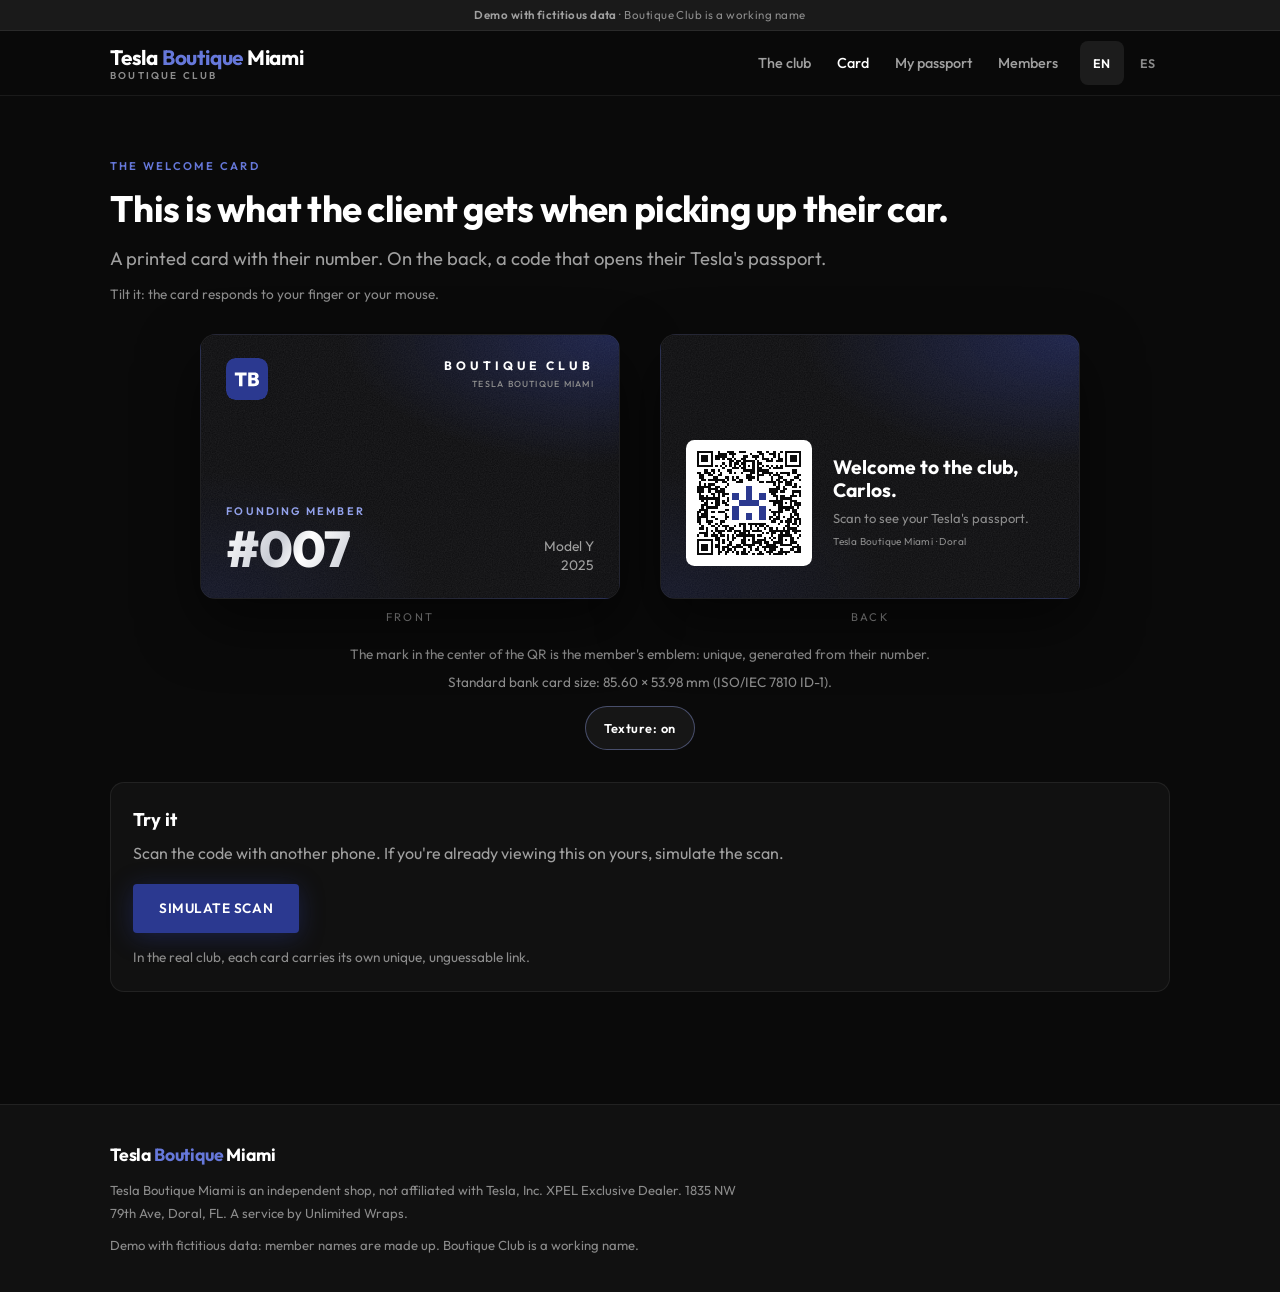
<file: tarjeta/index.html>
<!DOCTYPE html>
<html lang="en">
<head>
<meta charset="UTF-8">
<meta name="robots" content="noindex, nofollow">
<meta http-equiv="refresh" content="0; url=../card/">
<title>Boutique Club</title>
<script>location.replace('../card/' + location.hash);</script>
</head>
<body><p><a href="../card/">Boutique Club: continue</a></p></body>
</html>
</file>
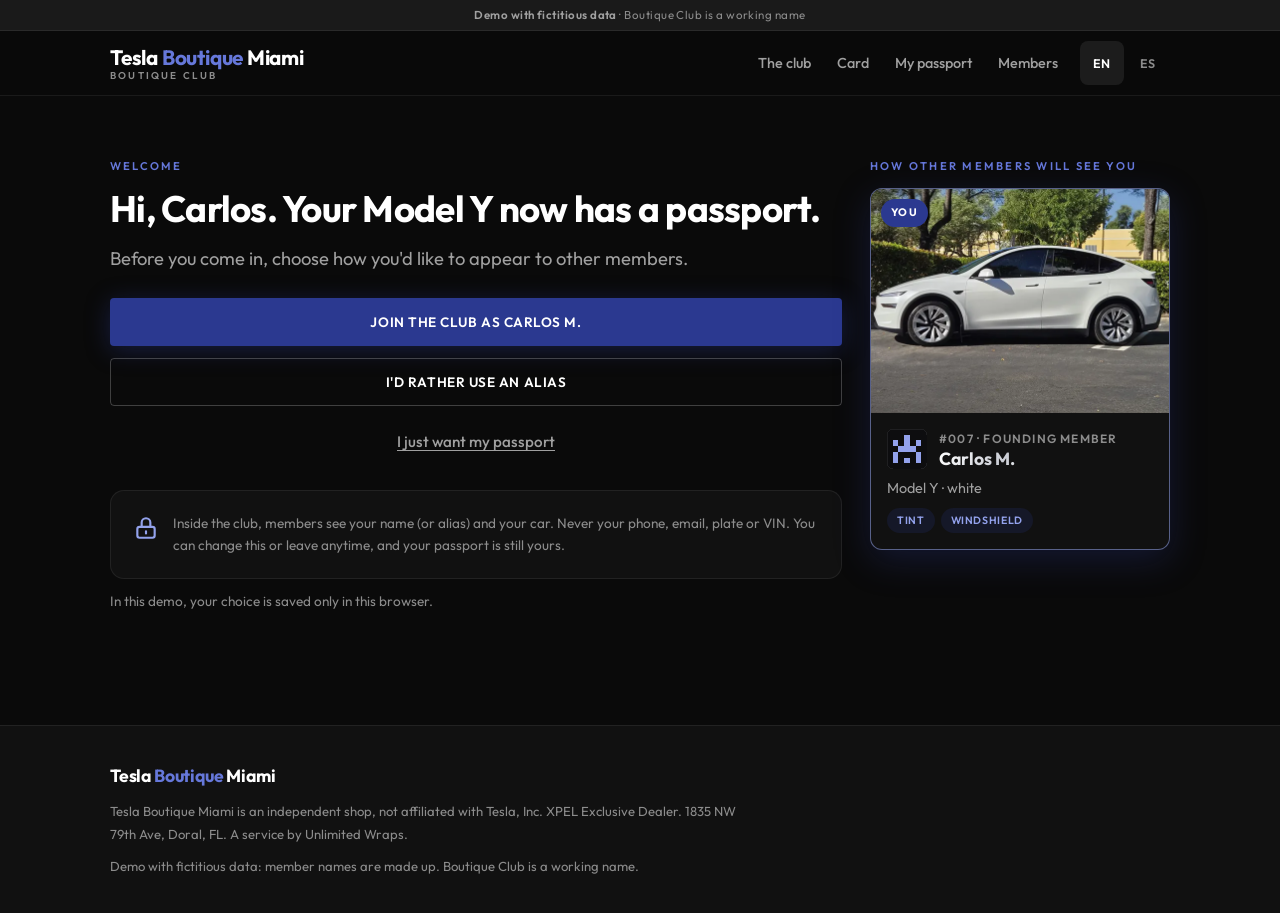
<file: welcome/index.html>
<!DOCTYPE html>
<html lang="en">
<head>
<meta charset="UTF-8">
<meta name="viewport" content="width=device-width, initial-scale=1.0, viewport-fit=cover">
<meta name="robots" content="noindex, nofollow">
<meta name="theme-color" content="#0a0a0a">
<title data-i18n="t.welcome">Welcome | Boutique Club · Tesla Boutique Miami</title>
<link rel="icon" type="image/svg+xml" href="../favicon.svg">
<link rel="preconnect" href="https://fonts.googleapis.com">
<link rel="preconnect" href="https://fonts.gstatic.com" crossorigin>
<link rel="stylesheet" href="https://fonts.googleapis.com/css2?family=Outfit:wght@400;500;600;700;800&display=swap">
<link rel="stylesheet" href="../assets/css/club.css">
</head>
<body data-raiz="../">
<div class="demo-bar"><strong data-i18n="demo.aviso">Demo with fictitious data</strong> · <span data-i18n="demo.nombre">Boutique Club is a working name</span></div>

<header class="cab"><div class="container cab-inner">
  <a class="logo" href="../" aria-label="Boutique Club, home" data-i18n-attr="aria-label:a11y.inicio"><span class="logo-main"><span class="logo-tesla">Tesla</span> <span class="logo-boutique">Boutique</span> <span class="logo-miami">Miami</span></span><span class="logo-sub">Boutique Club</span></a>
  <div class="cab-der">
    <nav class="nav" aria-label="Main" data-i18n-attr="aria-label:a11y.principal"><a href="../" data-i18n="nav.club">The club</a><a href="../card/" data-i18n="nav.card">Card</a><a href="../passport/" data-i18n="nav.passport">My passport</a><a href="../members/" data-i18n="nav.members">Members</a></nav>
    <div class="idioma" role="group" aria-label="Language" data-i18n-attr="aria-label:a11y.idioma"><button type="button" data-lang="en" aria-pressed="true">EN</button><button type="button" data-lang="es" aria-pressed="false">ES</button></div>
  </div>
</div></header>

<main class="seccion"><div class="container">
  <div class="bienv">
    <div>
      <span class="tag" data-i18n="wel.tag">Welcome</span>
      <h1 class="titulo-2" data-i18n="wel.h1">Hi, Carlos. Your Model Y now has a passport.</h1>
      <p class="lead" data-i18n="wel.lead">Before you come in, choose how you'd like to appear to other members.</p>

      <div class="opciones">
        <button type="button" class="btn btn-primary btn-block" data-bc-elegir="nombre" data-i18n="wel.nombre">Join the club as Carlos M.</button>
        <button type="button" class="btn btn-outline btn-block" data-bc-mostrar-alias aria-expanded="false" aria-controls="alias-caja" data-i18n="wel.alias">I'd rather use an alias</button>
        <div class="alias-caja" id="alias-caja" hidden>
          <label for="alias" data-i18n="wel.aliasLabel">Your alias in the club</label>
          <input id="alias" type="text" maxlength="24" autocomplete="off" placeholder="For example: White Y" data-i18n-attr="placeholder:wel.aliasPh">
          <button type="button" class="btn btn-primary btn-block" data-bc-elegir="alias" data-i18n="wel.aliasBtn">Join with this alias</button>
        </div>
        <button type="button" class="btn btn-texto" data-bc-elegir="privado" data-i18n="wel.privado">I just want my passport</button>
      </div>

      <div class="panel privacidad" style="margin-top:24px">
        <svg fill="none" stroke="currentColor" viewBox="0 0 24 24" aria-hidden="true"><path stroke-linecap="round" stroke-linejoin="round" stroke-width="2" d="M12 15v2m-6 4h12a2 2 0 002-2v-6a2 2 0 00-2-2H6a2 2 0 00-2 2v6a2 2 0 002 2zm10-10V7a4 4 0 00-8 0v4h8z"/></svg>
        <p class="nota" data-i18n="wel.priv">Inside the club, members see your name (or alias) and your car. Never your phone, email, plate or VIN. You can change this or leave anytime, and your passport is still yours.</p>
      </div>
      <p class="nota" style="margin-top:12px" data-i18n="wel.demo">In this demo, your choice is saved only in this browser.</p>
    </div>

    <aside class="vista-previa" aria-label="Preview" data-i18n-attr="aria-label:wel.previaAria">
      <span class="tag" data-i18n="wel.previa">How other members will see you</span>
      <div data-bc="preview"></div>
    </aside>
  </div>
</div></main>

<footer class="pie"><div class="container">
  <div class="logo-main"><span class="logo-tesla">Tesla</span> <span class="logo-boutique">Boutique</span> <span class="logo-miami">Miami</span></div>
  <p data-i18n="pie.legal">Tesla Boutique Miami is an independent shop, not affiliated with Tesla, Inc. XPEL Exclusive Dealer. 1835 NW 79th Ave, Doral, FL. A service by Unlimited Wraps.</p>
  <p data-i18n="pie.demo">Demo with fictitious data: member names are made up. Boutique Club is a working name.</p>
</div></footer>

<nav class="tabbar" aria-label="Sections" data-i18n-attr="aria-label:a11y.secciones">
  <a href="../"><svg fill="none" stroke="currentColor" stroke-width="1.8" viewBox="0 0 24 24" aria-hidden="true"><path stroke-linejoin="round" d="M12 3l2.6 5.3 5.9.9-4.3 4.1 1 5.8L12 16.4l-5.2 2.7 1-5.8-4.3-4.1 5.9-.9L12 3z"/></svg><span data-i18n="tab.club">Club</span></a>
  <a href="../card/"><svg fill="none" stroke="currentColor" stroke-width="1.8" viewBox="0 0 24 24" aria-hidden="true"><rect x="3" y="6" width="18" height="12" rx="2"/><path d="M3 10h18"/></svg><span data-i18n="tab.card">Card</span></a>
  <a href="../passport/"><svg fill="none" stroke="currentColor" stroke-width="1.8" viewBox="0 0 24 24" aria-hidden="true"><path stroke-linecap="round" stroke-linejoin="round" d="M9 12l2 2 4-4m5.6-4A12 12 0 0112 2.9 12 12 0 013.4 6 12 12 0 003 9c0 5.6 3.8 10.3 9 11.6 5.2-1.3 9-6 9-11.6 0-1-.1-2-.4-3z"/></svg><span data-i18n="tab.passport">Passport</span></a>
  <a href="../members/"><svg fill="none" stroke="currentColor" stroke-width="1.8" viewBox="0 0 24 24" aria-hidden="true"><path stroke-linecap="round" stroke-linejoin="round" d="M17 20h5v-2a3 3 0 00-5.4-1.9M17 20H7m10 0v-2c0-.7-.1-1.3-.4-1.9M7 20H2v-2a3 3 0 015.4-1.9M7 20v-2c0-.7.1-1.3.4-1.9m0 0a5 5 0 019.2 0M15 7a3 3 0 11-6 0 3 3 0 016 0z"/></svg><span data-i18n="tab.members">Members</span></a>
</nav>

<script src="../assets/js/datos.js"></script>
<script src="../assets/js/i18n.js"></script>
<script src="../assets/js/emblema.js"></script>
<script src="../assets/js/club.js"></script>
</body>
</html>
</file>
<file: assets/css/club.css>
/* ============================================================
   BOUTIQUE CLUB (demo), derivado del sistema de Tesla Boutique Miami
   Tokens, tipografía y efecto "linterna" tomados del sitio.
   ============================================================ */

:root {
    --black: #0a0a0a;
    --black-light: #111111;
    --black-lighter: #1a1a1a;
    --gray-dark: #2a2a2a;
    --gray: #8c8c8c;
    --gray-light: #a0a0a0;
    --white: #ffffff;
    --accent: #2B3990;
    --accent-dark: #1e2a6b;
    --accent-glow: rgba(43, 57, 144, 0.4);
    --accent-text: #6678da;
    --peri: #93a2ec;
    --line: rgba(255, 255, 255, 0.07);
    --font-main: 'Outfit', -apple-system, BlinkMacSystemFont, 'Segoe UI', sans-serif;
    --transition-fast: 0.2s ease;
    --transition-med: 0.4s cubic-bezier(0.4, 0, 0.2, 1);
    color-scheme: dark;
}

* { margin: 0; padding: 0; box-sizing: border-box; }
html { overflow-x: hidden; -webkit-text-size-adjust: 100%; }
body {
    font-family: var(--font-main);
    background: var(--black);
    color: var(--white);
    line-height: 1.6;
    overflow-x: hidden;
    -webkit-font-smoothing: antialiased;
    padding-bottom: 76px; /* espacio para la barra inferior en el teléfono */
}
a { color: inherit; text-decoration: none; }
img { max-width: 100%; height: auto; display: block; }
:focus-visible { outline: 2px solid var(--peri); outline-offset: 3px; border-radius: 4px; }

.container { max-width: 1100px; margin: 0 auto; padding-inline: 20px; }
.estrecho { max-width: 640px; }

/* ---------- Aviso de demo ---------- */
.demo-bar {
    background: var(--black-lighter);
    border-bottom: 1px solid var(--line);
    color: var(--gray);
    font-size: 0.72rem;
    letter-spacing: 0.04em;
    text-align: center;
    padding: 6px 12px;
}
.demo-bar strong { color: var(--gray-light); font-weight: 600; }

/* ---------- Cabecera ---------- */
.cab {
    position: sticky; top: 0; z-index: 50;
    background: rgba(10, 10, 10, 0.92);
    backdrop-filter: blur(18px); -webkit-backdrop-filter: blur(18px);
    border-bottom: 1px solid var(--line);
}
.cab-inner { display: flex; align-items: center; justify-content: space-between; gap: 16px; min-height: 64px; }
.logo { display: flex; flex-direction: column; line-height: 1.15; }
.logo-main { font-size: 1.15rem; font-weight: 700; letter-spacing: -0.01em; }
.logo-tesla, .logo-miami { color: var(--white); }
.logo-boutique { color: var(--accent-text); }
.logo-sub { font-size: 0.62rem; font-weight: 600; letter-spacing: 0.22em; text-transform: uppercase; color: var(--gray); }

.nav { display: none; gap: 26px; }
.nav a { font-size: 0.9rem; font-weight: 500; color: var(--gray-light); padding: 8px 0; transition: var(--transition-fast); }
.nav a:hover, .nav a[aria-current="page"] { color: var(--white); }

/* Barra inferior tipo app, solo en el teléfono */
.tabbar {
    position: fixed; left: 0; right: 0; bottom: 0; z-index: 60;
    display: grid; grid-template-columns: repeat(4, 1fr);
    background: rgba(17, 17, 17, 0.96);
    backdrop-filter: blur(18px); -webkit-backdrop-filter: blur(18px);
    border-top: 1px solid var(--line);
    padding: 6px 6px calc(6px + env(safe-area-inset-bottom));
}
.tabbar a {
    display: flex; flex-direction: column; align-items: center; justify-content: center; gap: 3px;
    min-height: 52px; border-radius: 10px;
    font-size: 0.68rem; font-weight: 500; color: var(--gray);
}
.tabbar svg { width: 22px; height: 22px; }
.tabbar a[aria-current="page"] { color: var(--white); }
.tabbar a[aria-current="page"] svg { color: var(--peri); }

@media (min-width: 760px) {
    body { padding-bottom: 0; }
    .nav { display: flex; }
    .tabbar { display: none; }
    .logo-main { font-size: 1.3rem; }
}

/* ---------- Tipografía y piezas comunes ---------- */
.tag {
    display: inline-block; font-size: 0.7rem; font-weight: 600;
    letter-spacing: 0.2em; text-transform: uppercase; color: var(--accent-text);
    margin-bottom: 12px;
}
.titulo { font-size: clamp(2.1rem, 8vw, 3.6rem); font-weight: 800; line-height: 1.05; letter-spacing: -0.03em; margin-bottom: 18px; }
.titulo .azul { color: var(--accent-text); }
.titulo-2 { font-size: clamp(1.6rem, 5vw, 2.3rem); font-weight: 700; letter-spacing: -0.02em; line-height: 1.15; margin-bottom: 12px; }
.titulo-3 { font-size: 1.15rem; font-weight: 700; margin-bottom: 6px; }
.lead { font-size: clamp(1rem, 2.6vw, 1.15rem); color: var(--gray-light); line-height: 1.7; max-width: 60ch; }
.texto { color: var(--gray-light); line-height: 1.7; }
.nota { font-size: 0.85rem; color: var(--gray); line-height: 1.6; }
.seccion { padding-block: 56px; }
.seccion-alt { background: var(--black-light); border-block: 1px solid var(--line); }
.cabeza { margin-bottom: 28px; }

.btn {
    display: inline-flex; align-items: center; justify-content: center; gap: 8px;
    min-height: 48px; padding: 14px 26px;
    font-family: var(--font-main); font-size: 0.85rem; font-weight: 600;
    letter-spacing: 0.04em; text-transform: uppercase;
    border: none; border-radius: 4px; cursor: pointer;
    transition: var(--transition-med); text-align: center;
}
.btn-primary { background: var(--accent); color: var(--white); box-shadow: 0 4px 24px var(--accent-glow); }
.btn-primary:hover { background: var(--accent-dark); transform: translateY(-2px); }
.btn-outline { background: transparent; color: var(--white); border: 1px solid rgba(255, 255, 255, 0.22); }
.btn-outline:hover { background: rgba(255, 255, 255, 0.05); border-color: rgba(255, 255, 255, 0.4); }
.btn-texto { background: none; color: var(--gray-light); text-transform: none; letter-spacing: 0; font-weight: 500; font-size: 0.95rem; text-decoration: underline; text-underline-offset: 3px; padding-inline: 8px; }
.btn-texto:hover { color: var(--white); }
.btn-block { width: 100%; }
.botones { display: flex; flex-wrap: wrap; gap: 12px; }

.panel {
    background: var(--black-light);
    border: 1px solid var(--line);
    border-radius: 14px;
    padding: 22px;
}
.pill {
    display: inline-block; font-size: 0.66rem; font-weight: 600; letter-spacing: 0.06em;
    text-transform: uppercase; color: var(--peri); background: rgba(43, 57, 144, 0.18);
    padding: 4px 10px; border-radius: 100px; white-space: nowrap;
}
.pill-gris { color: var(--gray-light); background: rgba(255, 255, 255, 0.06); }
.chips { display: flex; flex-wrap: wrap; gap: 6px; }

/* ---------- Portada ---------- */
.hero { position: relative; overflow: hidden; padding-block: 72px 56px; }
.hero-bg { position: absolute; inset: 0; z-index: -2; background-size: cover; background-position: center 40%; opacity: 0.55; }
.hero::before {
    content: ''; position: absolute; inset: 0; z-index: -1;
    background:
        linear-gradient(90deg, rgba(10,10,10,0.94) 0%, rgba(10,10,10,0.7) 45%, rgba(10,10,10,0.35) 100%),
        linear-gradient(180deg, rgba(10,10,10,0.2) 0%, var(--black) 100%);
}
.hero .botones { margin-top: 28px; }

.pasos { display: grid; gap: 16px; counter-reset: paso; }
.paso { position: relative; padding: 22px 22px 22px 64px; }
.paso::before {
    counter-increment: paso; content: '0' counter(paso);
    position: absolute; left: 22px; top: 22px;
    font-size: 0.8rem; font-weight: 700; letter-spacing: 0.1em; color: var(--accent-text);
}
.beneficios { display: grid; gap: 16px; }
@media (min-width: 760px) {
    .pasos { grid-template-columns: repeat(3, 1fr); }
    .beneficios { grid-template-columns: repeat(2, 1fr); }
}
.privacidad { display: flex; gap: 14px; align-items: flex-start; }
.privacidad svg { width: 26px; height: 26px; flex-shrink: 0; color: var(--peri); margin-top: 2px; }

/* ---------- Muro de miembros ---------- */
.muro { display: grid; gap: 16px; grid-template-columns: repeat(auto-fill, minmax(min(100%, 240px), 1fr)); }
.ficha {
    background: var(--black-light); border: 1px solid var(--line); border-radius: 12px;
    overflow: hidden; display: flex; flex-direction: column; position: relative;
}
.ficha img { width: 100%; aspect-ratio: 4 / 3; object-fit: cover; }
.ficha-cuerpo { padding: 16px; display: flex; flex-direction: column; gap: 8px; flex: 1; }
.ficha-nombre { font-size: 1.1rem; font-weight: 700; line-height: 1.2; }
.ficha-carro { font-size: 0.9rem; color: var(--gray-light); }
.ficha-num { font-size: 0.75rem; font-weight: 600; letter-spacing: 0.1em; color: var(--gray); text-transform: uppercase; }
.ficha.es-tu { border-color: rgba(147, 162, 236, 0.55); box-shadow: 0 10px 36px rgba(43, 57, 144, 0.3); }
.marca-tu {
    position: absolute; top: 10px; left: 10px;
    background: var(--accent); color: var(--white);
    font-size: 0.68rem; font-weight: 700; letter-spacing: 0.12em; text-transform: uppercase;
    padding: 5px 10px; border-radius: 100px;
}
.solo-miembros { display: inline-flex; align-items: center; gap: 8px; }
.solo-miembros svg { width: 16px; height: 16px; color: var(--peri); }

/* ---------- Tarjeta física ---------- */
/* Medida ISO/IEC 7810 ID-1, la de las tarjetas de banco: 85,60 x 53,98 mm,
   esquinas de 3,18 mm. Todo dentro se mide en cqw (1 cqw = 0,856 mm de tarjeta),
   así las dos caras son idénticas y escalan como una tarjeta impresa.
   Zonas libres para el futuro: en el anverso, la del chip (ISO 7816-2:
   12-23 cqw desde la izquierda, 22,5-33,5 cqw desde arriba); en el reverso,
   la banda magnética (ISO 7811: franja superior, 6,5-21,5 cqw desde arriba). */
.carnets { display: grid; gap: 28px; max-width: 420px; margin-inline: auto; }
@media (min-width: 900px) { .carnets { grid-template-columns: 1fr 1fr; max-width: 880px; gap: 40px; } }
.cara { width: 100%; container-type: inline-size; }
.carnet {
    width: 100%; aspect-ratio: 85.6 / 53.98; border-radius: 3.7cqw; overflow: hidden;
    padding: 5.5cqw 6cqw; display: flex; flex-direction: column; justify-content: space-between;
    background:
        radial-gradient(120% 90% at 100% 0%, rgba(43, 57, 144, 0.45) 0%, transparent 55%),
        radial-gradient(90% 80% at 0% 100%, rgba(43, 57, 144, 0.18) 0%, transparent 60%),
        #0d0d0f;
    border: 1px solid rgba(255, 255, 255, 0.08);
    box-shadow: 0 24px 60px rgba(0, 0, 0, 0.55);
}
.carnet-arriba { display: flex; justify-content: space-between; align-items: flex-start; gap: 3cqw; }
.carnet-mono { width: 10cqw; height: 10cqw; border-radius: 2.2cqw; }
.carnet-club { font-size: 2.9cqw; font-weight: 700; letter-spacing: 0.32em; color: var(--white); text-align: right; line-height: 1.3; }
.carnet-club small { display: block; font-size: 2.1cqw; font-weight: 500; letter-spacing: 0.14em; color: var(--gray); margin-top: 1cqw; }
.carnet-num { font-size: 12cqw; font-weight: 800; letter-spacing: -0.02em; line-height: 1; }
.carnet-rol { font-size: 2.6cqw; font-weight: 600; letter-spacing: 0.2em; text-transform: uppercase; color: var(--peri); margin-bottom: 1cqw; }
.carnet-abajo { display: flex; justify-content: space-between; align-items: flex-end; gap: 3cqw; }
.carnet-carro { font-size: 3.3cqw; color: var(--gray-light); text-align: right; line-height: 1.35; }
/* Reverso: el contenido empieza por debajo de la franja de la banda magnética */
.carnet-reverso { flex-direction: row; align-items: center; justify-content: flex-start; gap: 5cqw; padding-top: 23cqw; }
.carnet-qr { background: var(--white); border-radius: 2cqw; padding: 1.4cqw; width: 30cqw; flex-shrink: 0; }
.carnet-qr img { width: 100%; height: auto; }
.carnet-texto { display: flex; flex-direction: column; gap: 1.6cqw; }
.carnet-hola { font-size: 4.6cqw; font-weight: 700; line-height: 1.2; }
.carnet .nota { font-size: 3.1cqw; line-height: 1.4; }
.carnet-pie { font-size: 2.4cqw; color: var(--gray); letter-spacing: 0.04em; }
.etiqueta-cara { font-size: 0.7rem; letter-spacing: 0.18em; text-transform: uppercase; color: var(--gray); text-align: center; margin-top: 10px; }

/* ---------- Bienvenida ---------- */
.opciones { display: grid; gap: 12px; margin-top: 24px; }
.alias-caja { display: grid; gap: 10px; margin-top: 4px; }
.alias-caja label { font-size: 0.8rem; font-weight: 600; letter-spacing: 0.04em; text-transform: uppercase; color: var(--gray-light); }
.alias-caja input {
    font-family: var(--font-main); font-size: 1rem; color: var(--white);
    background: var(--black-lighter); border: 1px solid var(--gray-dark); border-radius: 10px;
    padding: 13px 14px; width: 100%; min-height: 48px;
}
.alias-caja input:focus { outline: none; border-color: var(--accent); box-shadow: 0 0 0 3px var(--accent-glow); }
.vista-previa { max-width: 320px; }

/* ---------- Pasaporte ---------- */
.notif {
    display: flex; gap: 12px; align-items: flex-start;
    background: rgba(255, 255, 255, 0.07); border: 1px solid rgba(255, 255, 255, 0.1);
    backdrop-filter: blur(14px); -webkit-backdrop-filter: blur(14px);
    border-radius: 18px; padding: 12px 14px; margin-block: 16px 4px;
}
.notif img { width: 34px; height: 34px; border-radius: 8px; flex-shrink: 0; }
.notif-app { font-size: 0.7rem; letter-spacing: 0.06em; text-transform: uppercase; color: var(--gray-light); display: flex; justify-content: space-between; gap: 8px; }
.notif-texto { font-size: 0.92rem; line-height: 1.45; }
.notif-texto strong { font-weight: 600; }
@media (prefers-reduced-motion: no-preference) {
    .notif { animation: bajar 0.7s cubic-bezier(0.2, 0.8, 0.2, 1) 0.6s both; }
}
@keyframes bajar { from { opacity: 0; transform: translateY(-14px); } to { opacity: 1; transform: none; } }

/* La foto va entera (16:9) y el texto debajo: un perfil lateral no admite recorte */
.pas-cab { position: relative; border-radius: 16px; overflow: hidden; margin-top: 16px; background: var(--black-light); border: 1px solid var(--line); }
.pas-cab > img { display: block; width: 100%; height: auto; aspect-ratio: 16 / 9; object-fit: cover; }
.pas-cab-texto { padding: 18px 22px 22px; }
.pas-cab .titulo { margin-bottom: 6px; font-size: clamp(1.9rem, 8vw, 2.8rem); }
.pas-meta { display: flex; flex-wrap: wrap; gap: 8px; align-items: center; color: var(--gray-light); font-size: 0.95rem; }

.bloque { margin-top: 28px; }
.bloque-tit { display: flex; justify-content: space-between; align-items: baseline; gap: 12px; margin-bottom: 14px; }

.mapa { display: grid; gap: 20px; align-items: start; }
@media (min-width: 760px) { .mapa { grid-template-columns: 240px 1fr; } }
.mapa svg { width: 100%; max-width: 240px; height: auto; margin-inline: auto; display: block; }
.zona { stroke: rgba(255, 255, 255, 0.28); stroke-width: 1; cursor: pointer; transition: opacity var(--transition-fast); }
.zona.prot { fill: var(--accent); stroke: var(--peri); }
.zona.sin { fill: url(#rayado); }
.zona.eval { fill: url(#punteado); }
.zona.activa { stroke: var(--white); stroke-width: 2.2; }
.leyenda { display: flex; flex-wrap: wrap; gap: 14px; font-size: 0.8rem; color: var(--gray-light); margin-bottom: 12px; }
.leyenda span { display: inline-flex; align-items: center; gap: 6px; }
.muestra { width: 16px; height: 16px; border-radius: 4px; border: 1px solid rgba(255,255,255,0.3); flex-shrink: 0; }
.muestra.prot { background: var(--accent); border-color: var(--peri); }
.muestra.sin { background: repeating-linear-gradient(45deg, #1b1b1b 0 3px, #5b5b5b 3px 4.5px); }
.muestra.eval { background: radial-gradient(circle, #6b6b6b 1px, #161616 1.4px) 0 0 / 5px 5px; }
.zonas-lista { list-style: none; display: grid; gap: 2px; }
.zonas-lista li {
    display: grid; grid-template-columns: 16px 1fr auto; gap: 10px; align-items: center;
    padding: 9px 10px; border-radius: 8px; font-size: 0.92rem;
}
.zonas-lista li.activa { background: rgba(43, 57, 144, 0.2); }
.zonas-lista .estado { font-size: 0.78rem; color: var(--gray-light); text-align: right; }
.zonas-lista .origen { display: block; font-size: 0.72rem; color: var(--gray); }

.servicio { display: grid; grid-template-columns: 1fr auto; gap: 4px 16px; padding-block: 14px; border-top: 1px solid var(--line); }
.servicio:first-of-type { border-top: none; padding-top: 0; }
.servicio-nombre { font-weight: 600; }
.servicio-prod { font-size: 0.9rem; color: var(--gray-light); }
.servicio-fecha { font-size: 0.8rem; color: var(--gray); text-align: right; white-space: nowrap; }
.xpel { height: 14px; width: auto; display: inline-block; vertical-align: -1px; opacity: 0.9; }

.cuidados { list-style: none; display: grid; gap: 12px; }
.cuidados li { display: grid; grid-template-columns: 22px 1fr; gap: 10px; color: var(--gray-light); line-height: 1.6; }
.cuidados svg { width: 20px; height: 20px; color: var(--peri); margin-top: 3px; }
.cuidados strong { color: var(--white); font-weight: 600; }

.sugerencia { border-color: rgba(147, 162, 236, 0.28); background: linear-gradient(180deg, rgba(43, 57, 144, 0.12) 0%, var(--black-light) 70%); }
.lugar { display: grid; grid-template-columns: repeat(2, 1fr); gap: 1px; background: var(--line); border-radius: 12px; overflow: hidden; border: 1px solid var(--line); }
.lugar div { background: var(--black-light); padding: 16px; }
.lugar dt { font-size: 0.7rem; text-transform: uppercase; letter-spacing: 0.1em; color: var(--gray); margin-bottom: 4px; }
.lugar dd { font-weight: 600; }
.aviso-eleccion { border-color: rgba(147, 162, 236, 0.45); }

/* ---------- Pie ---------- */
.pie { border-top: 1px solid var(--line); background: var(--black-light); padding-block: 36px; margin-top: 56px; }
.pie .logo-main { font-size: 1.1rem; }
.pie p { font-size: 0.82rem; color: var(--gray); line-height: 1.7; margin-top: 10px; max-width: 70ch; }

/* ---------- Linterna (del sitio) ---------- */
@property --beam-angle { syntax: "<angle>"; initial-value: 0deg; inherits: false; }
.beam-edge {
    position: relative; isolation: isolate;
    --beam-thickness: 1.5px; --beam-spin: 15s; --beam-fade: 1.8s;
    --beam-c1: #2B3990; --beam-c2: #6f80e0; --beam-c3: #93a2ec;
}
.beam-edge::before {
    content: ""; position: absolute; inset: 0; border-radius: inherit; padding: var(--beam-thickness);
    background: conic-gradient(from var(--beam-angle),
        transparent 0deg, transparent 205deg, rgba(43, 57, 144, 0) 230deg,
        var(--beam-c1) 262deg, var(--beam-c2) 296deg, var(--beam-c3) 312deg,
        var(--beam-c2) 328deg, var(--beam-c1) 352deg, transparent 360deg);
    -webkit-mask: linear-gradient(#fff 0 0) content-box, linear-gradient(#fff 0 0);
            mask: linear-gradient(#fff 0 0) content-box, linear-gradient(#fff 0 0);
    -webkit-mask-composite: xor; mask-composite: exclude;
    filter: drop-shadow(0 0 5px rgba(111, 128, 224, 0.45)) drop-shadow(0 0 11px rgba(43, 57, 144, 0.35));
    opacity: 0; pointer-events: none; z-index: 3;
}
.beam-edge > * { position: relative; z-index: 1; }
@media (prefers-reduced-motion: no-preference) {
    .beam-edge.beam-on::before {
        animation: beamFade var(--beam-fade) ease-out forwards, beamSpin var(--beam-spin) linear infinite;
    }
}
@keyframes beamFade { from { opacity: 0; } to { opacity: 1; } }
@keyframes beamSpin { to { --beam-angle: 360deg; } }

/* ---------- Ajustes de composición ---------- */
.pas-cab > .pas-cab-texto { z-index: 2; }
.bienv { display: grid; gap: 28px; align-items: start; }
@media (min-width: 760px) { .bienv { grid-template-columns: 1fr 300px; } }
.zonas-lista li[data-zona] { cursor: pointer; }
.pila { display: grid; gap: 16px; }

/* ---------- Idioma (EN primero, ES segundo) ---------- */
.cab-der { display: flex; align-items: center; gap: 22px; }
.idioma { display: flex; gap: 2px; }
.idioma button {
    font-family: var(--font-main); font-size: 0.78rem; font-weight: 600; letter-spacing: 0.04em;
    color: var(--gray); background: none; border: 0; border-radius: 8px;
    min-width: 44px; min-height: 44px; cursor: pointer; transition: var(--transition-fast);
}
.idioma button:hover { color: var(--white); }
.idioma button[aria-pressed="true"] { color: var(--white); background: rgba(255, 255, 255, 0.08); }

/* ---------- Comodidad: al alcance del pulgar, lo importante primero ---------- */
@media (max-width: 759px) { .botones > .btn { flex: 1 1 100%; } }
html.dentro { font-size: 106.25%; } /* dentro del club, todo un punto más grande */
.saludo { font-size: 1.4rem; font-weight: 600; letter-spacing: -0.01em; margin-top: 22px; min-height: 1.5em; }
@media (prefers-reduced-motion: no-preference) {
    .saludo { opacity: 0; transition: opacity 0.9s ease 0.15s; }
    .saludo.visible { opacity: 1; }
}
.resumen { display: flex; flex-wrap: wrap; gap: 8px; margin-top: 14px; list-style: none; }
.resumen a.pill { display: inline-flex; align-items: center; min-height: 40px; padding: 8px 14px; font-size: 0.7rem; }
.de-vuelta { display: flex; flex-wrap: wrap; align-items: center; justify-content: space-between; gap: 6px 16px; margin-top: 18px; padding: 12px 18px; }
.de-vuelta p { font-weight: 600; }
.de-vuelta a { color: var(--peri); font-weight: 600; min-height: 44px; display: inline-flex; align-items: center; }
.fundador { font-size: 0.72rem; font-weight: 700; letter-spacing: 0.14em; text-transform: uppercase; }
.pas-cab .foto img { display: block; width: 100%; height: auto; aspect-ratio: 16 / 9; object-fit: cover; }

/* ---------- Distinción, en voz baja y solo dentro ----------
   Afuera (sitio, portada, tarjeta, bienvenida) la luz recorre el borde: la linterna.
   Adentro la luz está sobre la superficie: un reflejo lento, como sobre un carro
   recién tratado; plata para lo que es del miembro; un halo índigo apenas visible. */
html.dentro body {
    background:
        radial-gradient(110% 36rem at 50% -8rem, rgba(43, 57, 144, 0.16), transparent 70%) no-repeat,
        var(--black);
}
.plata {
    background: linear-gradient(120deg, #ffffff 0%, #c9ccd4 38%, #ffffff 55%, #b8bcc6 100%);
    -webkit-background-clip: text; background-clip: text;
    -webkit-text-fill-color: transparent; color: #d4d4d4;
}
.brillo { position: relative; overflow: hidden; }
.brillo::after {
    content: ''; position: absolute; inset: 0; z-index: 2; pointer-events: none;
    background: linear-gradient(105deg, transparent 38%, rgba(255, 255, 255, 0.08) 47%, rgba(255, 255, 255, 0.15) 50%, rgba(255, 255, 255, 0.08) 53%, transparent 62%);
    transform: translateX(-120%);
}
@media (prefers-reduced-motion: no-preference) {
    .brillo::after { animation: brillo 11s ease-in-out 1.5s infinite; }
}
@keyframes brillo { 0% { transform: translateX(-120%); } 16% { transform: translateX(120%); } 100% { transform: translateX(120%); } }

/* ---------- Tarjeta: inclinación con reflejo, y trama de prueba ----------
   Una sola luz: en la tarjeta, el reflejo que sigue al ratón o al dedo sustituye
   a la linterna. El dedo inclina al deslizar de lado; lo vertical sigue siendo
   desplazamiento de la página. */
.carnet { position: relative; isolation: isolate; } /* el giro lo suaviza club.js fotograma a fotograma */
[data-bc="inclinable"] { touch-action: pan-y; }
[data-bc="inclinable"].activo .carnet { will-change: transform; }
.carnet > * { position: relative; z-index: 3; }
.carnet > .carnet-luz {
    position: absolute; inset: 0; z-index: 4; pointer-events: none; border-radius: inherit;
    opacity: 0; transition: opacity 0.8s ease;
}
[data-bc="inclinable"].activo .carnet-luz { opacity: 1; }
.carnets.con-trama .carnet::after {
    content: ''; position: absolute; inset: 0; z-index: 2; pointer-events: none; border-radius: inherit;
    background-image: url("data:image/svg+xml,%3Csvg xmlns='http://www.w3.org/2000/svg' width='180' height='180'%3E%3Cfilter id='g'%3E%3CfeTurbulence type='fractalNoise' baseFrequency='0.85' numOctaves='2' stitchTiles='stitch'/%3E%3CfeColorMatrix values='0 0 0 0 1 0 0 0 0 1 0 0 0 0 1 0 0 0 0.9 0'/%3E%3C/filter%3E%3Crect width='100%25' height='100%25' filter='url(%23g)'/%3E%3C/svg%3E");
    background-size: 180px 180px; opacity: 0.09;
}
.trama-toggle { display: flex; justify-content: center; margin-top: 12px; }
.trama-toggle button {
    font-family: var(--font-main); font-size: 0.8rem; font-weight: 600; letter-spacing: 0.04em;
    color: var(--gray-light); background: rgba(255, 255, 255, 0.05); border: 1px solid var(--line);
    border-radius: 100px; min-height: 44px; padding: 8px 18px; cursor: pointer;
}
.trama-toggle button[aria-pressed="true"] { color: var(--white); border-color: rgba(147, 162, 236, 0.4); }
@media (prefers-reduced-motion: reduce) { .carnet { transition: none; } }

/* ---------- Emblema: el avatar único de cada miembro ---------- */
.emblema { display: block; width: 100%; height: auto; }
.emblema-fondo { fill: #0d0d0f; stroke: rgba(255, 255, 255, 0.16); stroke-width: 0.08; }
.emblema-celdas { fill: #e9eaef; }
.ficha.es-tu .emblema-celdas, .lugar-emblema .emblema-celdas { fill: var(--peri); }
.ficha-id { display: flex; align-items: center; gap: 12px; }
.ficha-emblema { width: 40px; flex-shrink: 0; }
.lugar-emblema { display: flex; align-items: center; gap: 16px; margin-bottom: 14px; }
.lugar-emblema [data-bc="emblema-yo"] { width: 64px; flex-shrink: 0; }

[hidden] { display: none !important; }
</file>
